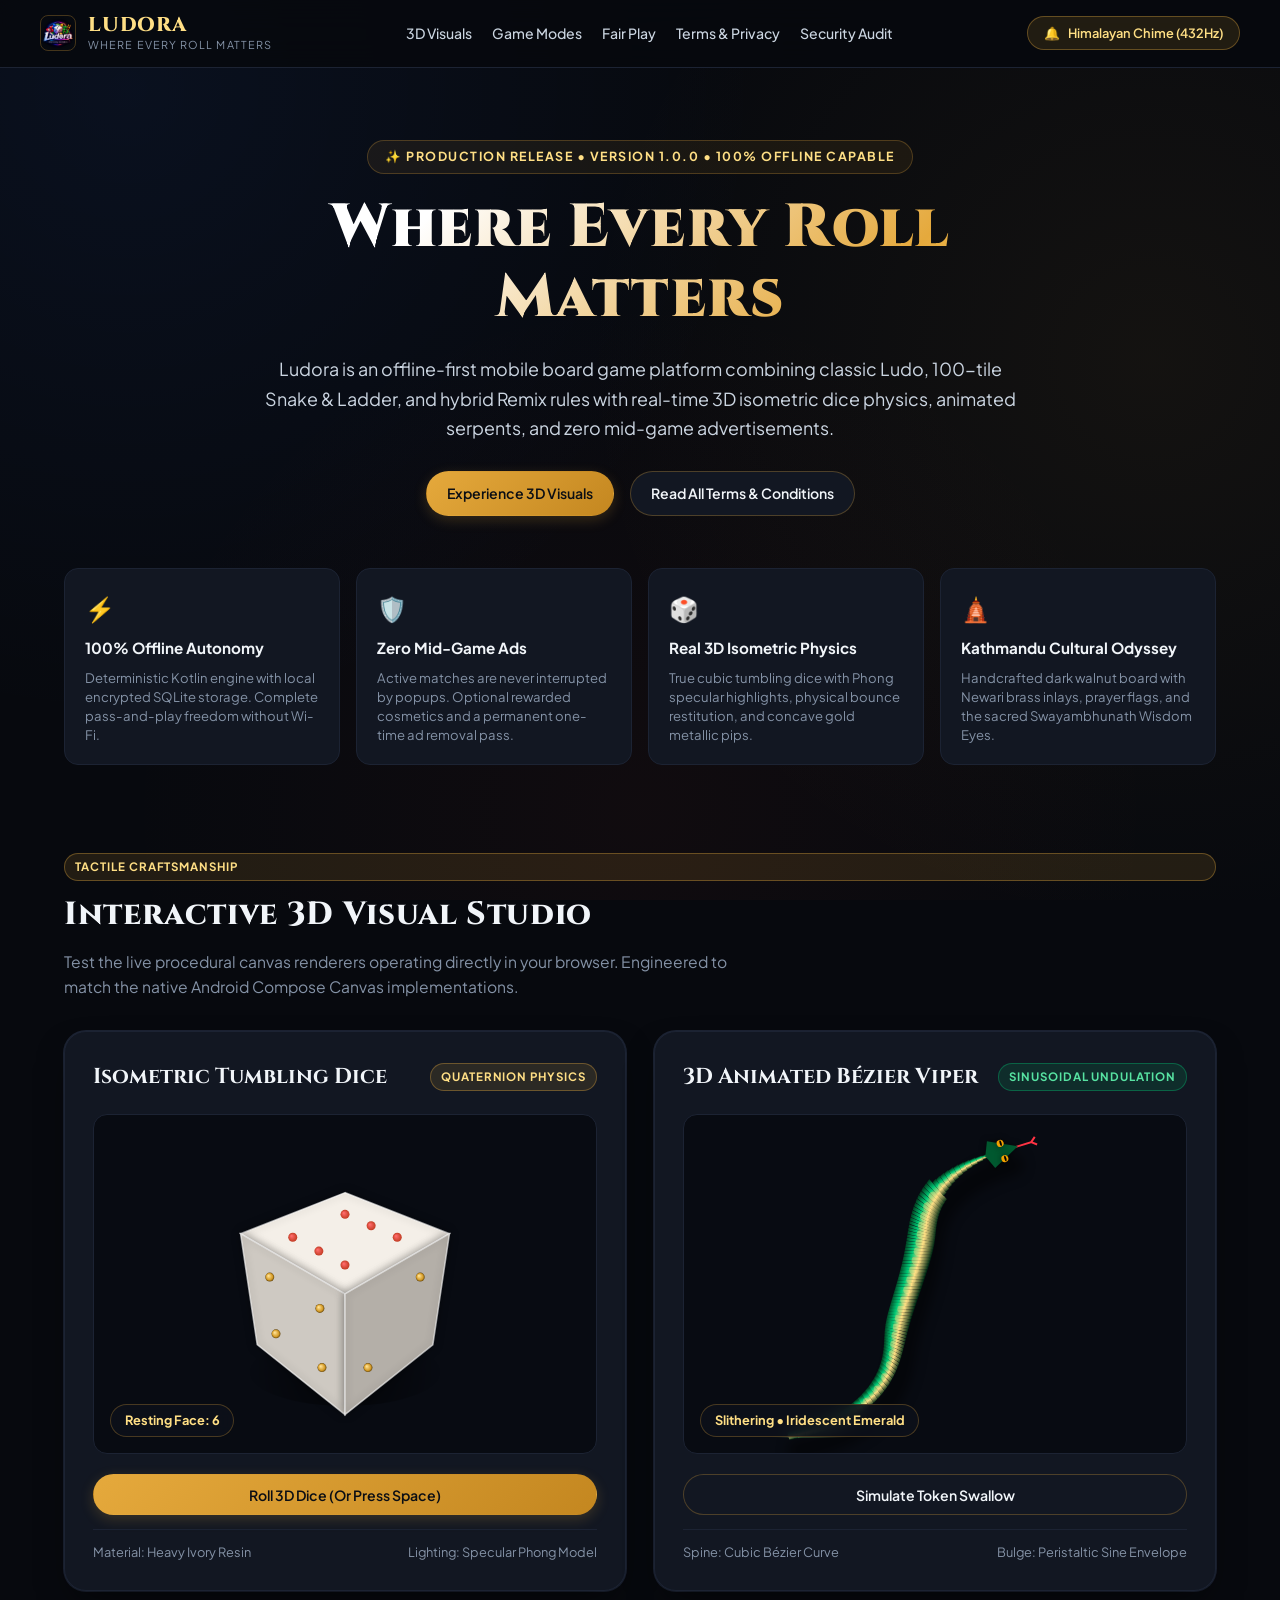
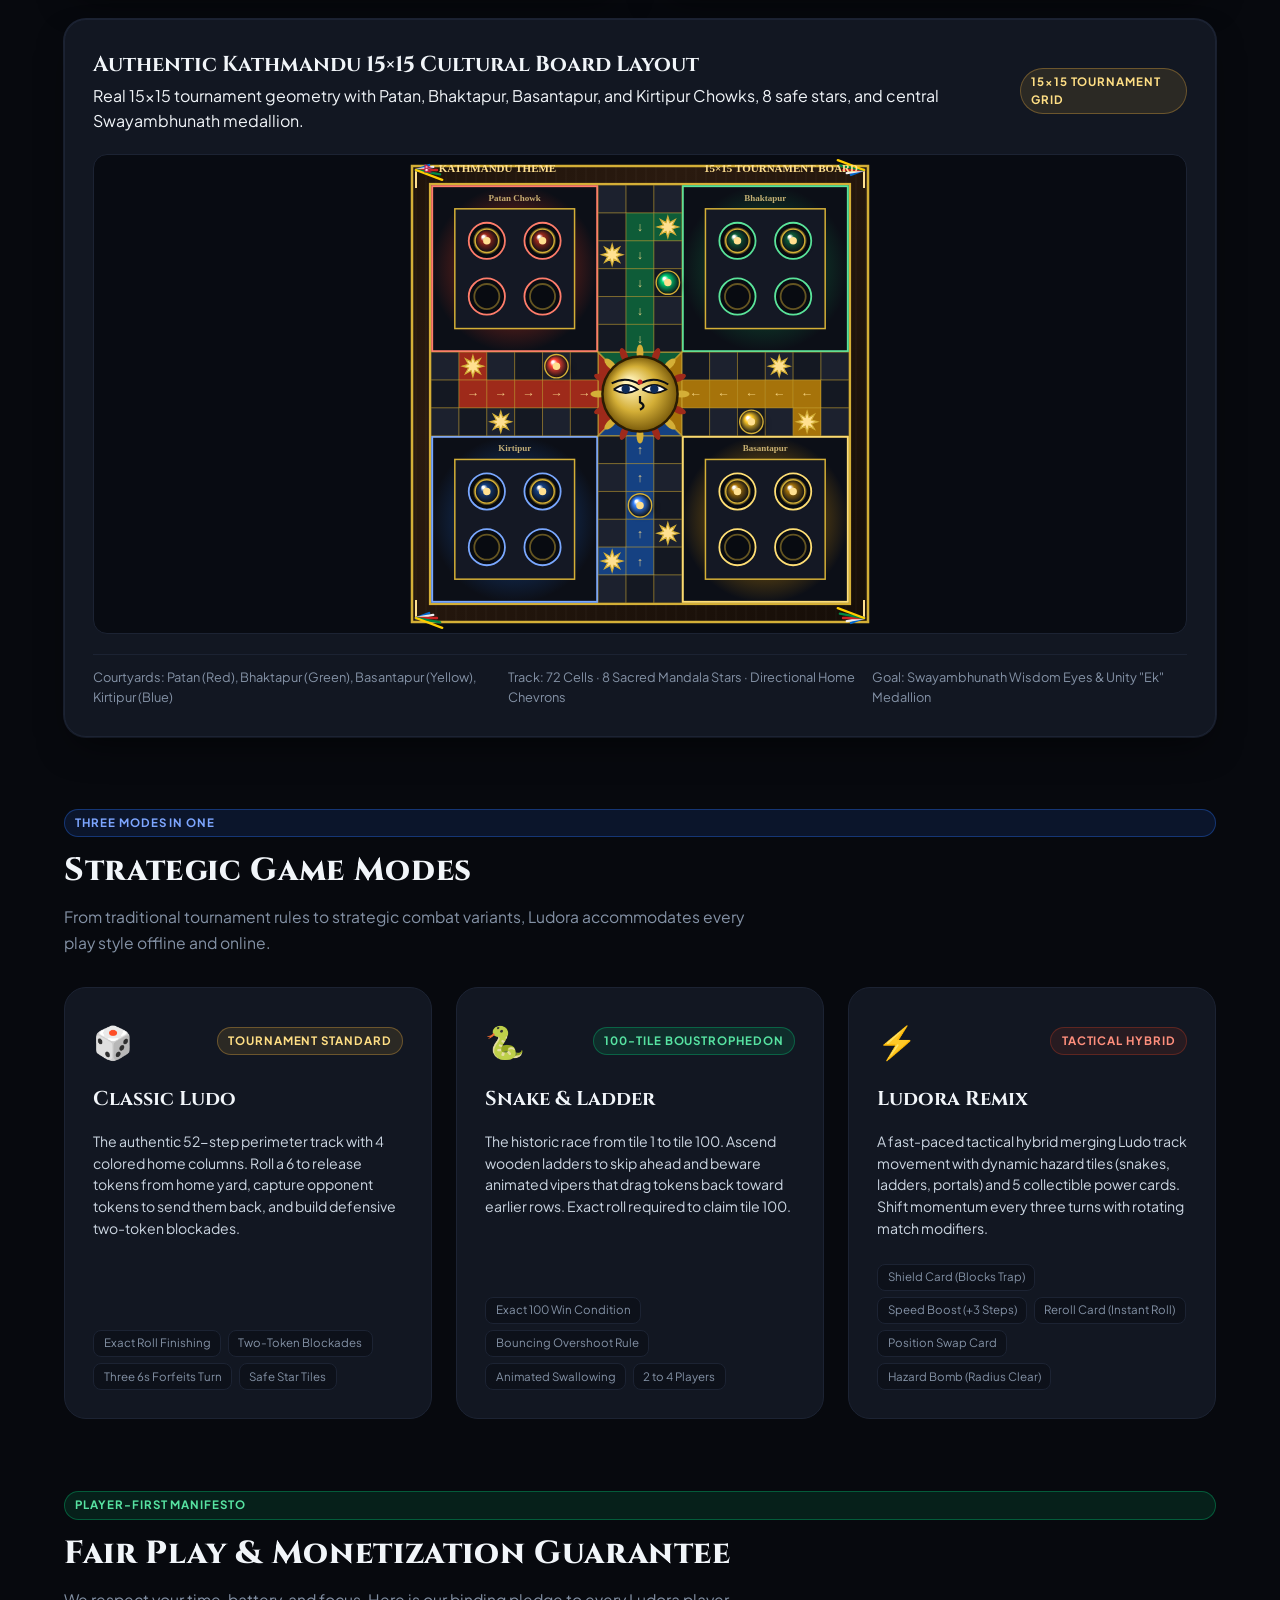
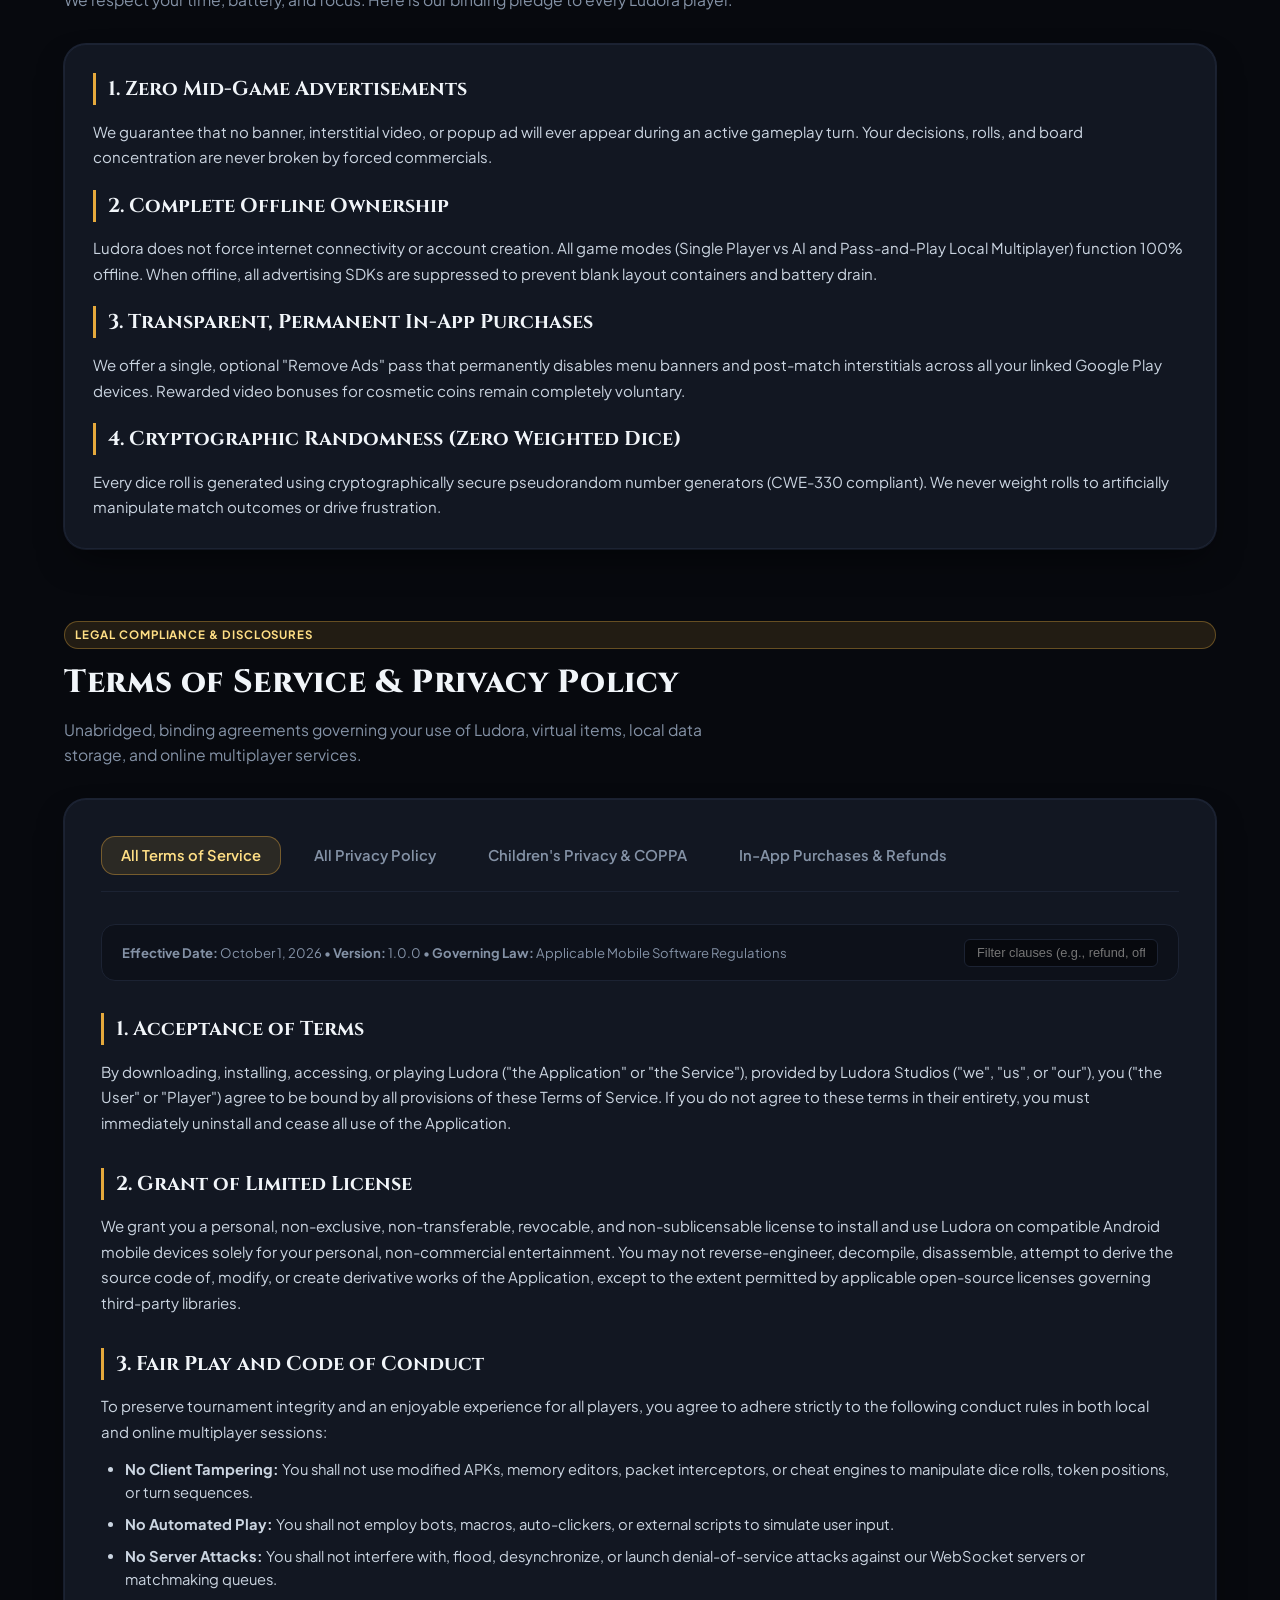
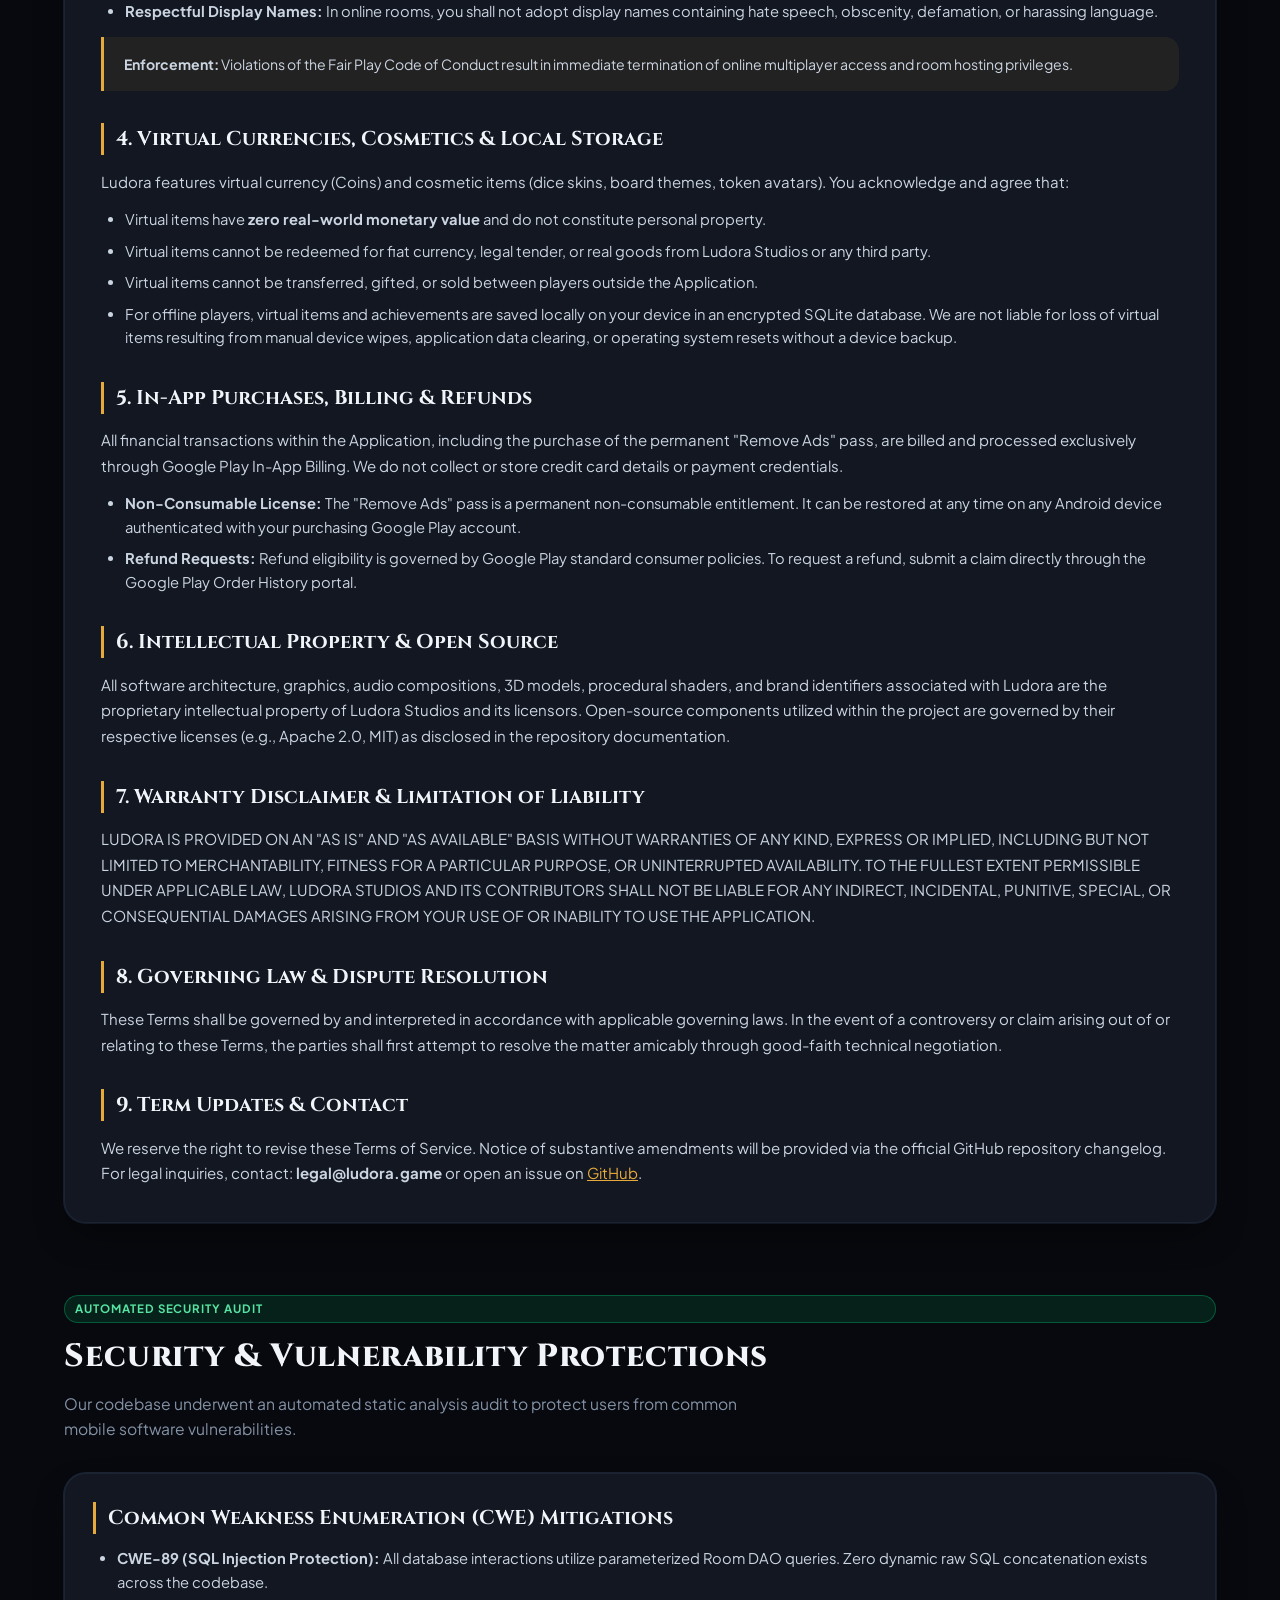
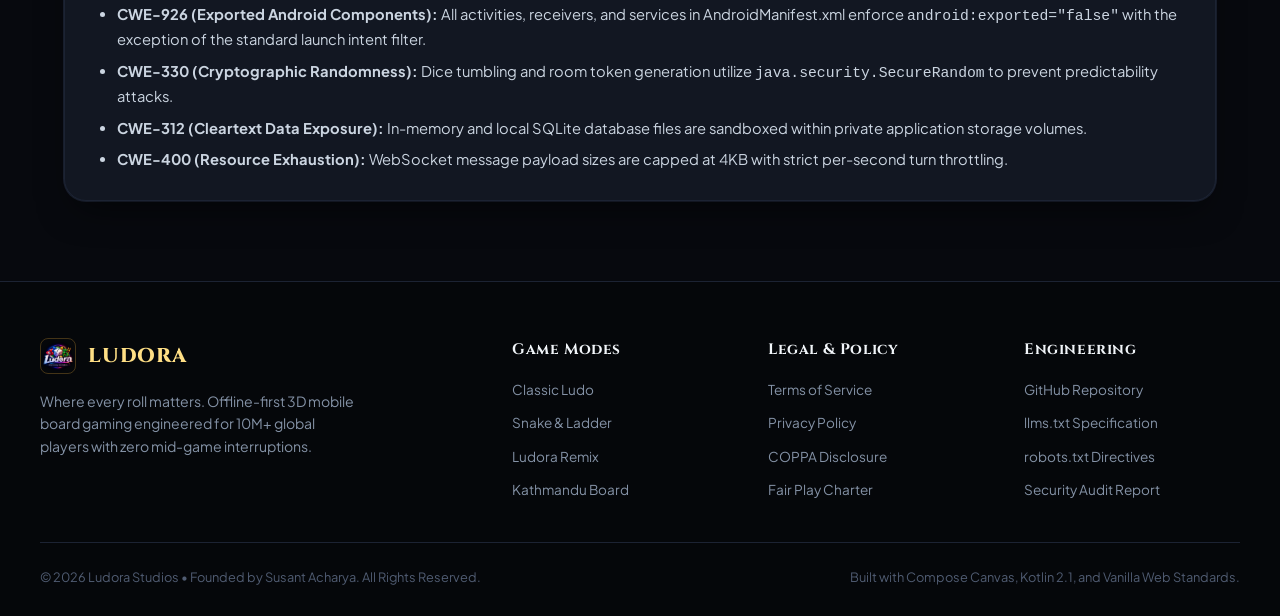
<file: index.html>
<!DOCTYPE html>
<html lang="en">
<head>
  <meta charset="UTF-8">
  <meta name="viewport" content="width=device-width, initial-scale=1.0">
  <title>Ludora • Authentic Mobile Board Gaming & Cultural Odyssey</title>
  <meta name="description" content="Where every roll matters. Ludora brings offline-first board gaming with real 3D isometric tumbling dice, animated undulating serpents, Kathmandu cultural mandala art, and zero mid-game ads.">
  <meta name="keywords" content="Ludora, Offline Ludo, 3D Snake and Ladder, Kathmandu Board Game, Ad-Free Board Games, Remix Ludo, Mobile Board Games">
  <link rel="canonical" href="https://ludora.game">

  <!-- Open Graph -->
  <meta property="og:type" content="website">
  <meta property="og:url" content="https://ludora.game">
  <meta property="og:title" content="Ludora: Where Every Roll Matters">
  <meta property="og:description" content="Authentic offline-first mobile board gaming with realistic 3D dice physics, animated vipers, and Kathmandu cultural worlds with zero mid-game interruptions.">
  <meta property="og:image" content="https://ludora.game/logo.png">

  <!-- Twitter Card -->
  <meta property="twitter:card" content="summary_large_image">
  <meta property="twitter:title" content="Ludora: Where Every Roll Matters">
  <meta property="twitter:description" content="Offline-first 3D mobile board gaming. Real tumbling dice, animated vipers, and Kathmandu cultural boards with zero mid-game video ads.">
  <meta property="twitter:image" content="https://ludora.game/logo.png">

  <!-- Google Fonts: Cinzel & Plus Jakarta Sans -->
  <link rel="preconnect" href="https://fonts.googleapis.com">
  <link rel="preconnect" href="https://fonts.gstatic.com" crossorigin>
  <link href="https://fonts.googleapis.com/css2?family=Cinzel:wght@600;700;800;900&family=Plus+Jakarta+Sans:wght@400;500;600;700;800&family=JetBrains+Mono:wght@500;700&display=swap" rel="stylesheet">

  <link rel="stylesheet" href="styles.css">

  <!-- Schema.org Structured Data -->
  <script type="application/ld+json">
  [
    {
      "@context": "https://schema.org",
      "@type": "VideoGame",
      "name": "Ludora",
      "alternateName": "Ludora: Board Games & Remix",
      "url": "https://ludora.game",
      "description": "Offline-first mobile board game platform featuring 3D isometric tumbling dice, animated vipers, and cultural Kathmandu board themes.",
      "genre": ["Board Game", "Strategy", "Casual"],
      "gamePlatform": ["Android", "Mobile"],
      "operatingSystem": "Android 8.0 and higher",
      "applicationCategory": "GameApplication",
      "datePublished": "2026-10-01",
      "dateModified": "2026-10-01",
      "offers": {
        "@type": "Offer",
        "price": "0",
        "priceCurrency": "USD"
      },
      "author": {
        "@type": "Organization",
        "name": "Ludora Studios",
        "url": "https://github.com/susantedit/ludo-game",
        "founder": {
          "@type": "Person",
          "name": "Susant Acharya",
          "url": "https://github.com/susantedit"
        },
        "sameAs": [
          "https://github.com/susantedit/ludo-game"
        ]
      },
      "featureList": [
        "100% Complete Offline Gameplay",
        "Zero Mid-Game Video Ads",
        "Real 3D Isometric Tumbling Dice with Physics",
        "Bézier Animated Undulating Snakes",
        "Kathmandu Cultural Mandala Board Theme",
        "Remix Mode with 5 Tactical Power Cards",
        "Private Rooms with 6-Character Codes"
      ]
    },
    {
      "@context": "https://schema.org",
      "@type": "FAQPage",
      "mainEntity": [
        {
          "@type": "Question",
          "name": "What is Ludora?",
          "acceptedAnswer": {
            "@type": "Answer",
            "text": "Ludora is an offline-first mobile board game platform that modernizes traditional parlor games including Ludo and Snake & Ladder. Built with a player-first philosophy, Ludora allows users to play single-player and pass-and-play matches completely offline without an internet connection or account registration. Unlike standard mobile board games that display invasive mid-game video popups, Ludora enforces strict ad frequency controls with zero advertisements during active matches."
          }
        },
        {
          "@type": "Question",
          "name": "How does Ludora protect player privacy and offline data?",
          "acceptedAnswer": {
            "@type": "Answer",
            "text": "Ludora stores all offline gameplay data, statistics, progression, and unlocked cosmetics locally on your device in an encrypted SQLite database managed by Android Jetpack Room. We do not require registration, phone numbers, or social logins, and we strictly comply with COPPA and Google Play Families policies."
          }
        }
      ]
    }
  ]
  </script>
</head>
<body>

  <!-- ==========================================================================
       TOP NAVIGATION BAR
       ========================================================================== -->
  <nav class="site-nav" id="mainNavigation">
    <div class="nav-inner">
      <a href="#hero" class="brand-wrapper" id="brandHomeLink">
        <img src="logo.png" alt="Ludora Game Logo" class="brand-logo-img">
        <div class="brand-text-block">
          <span class="brand-name">LUDORA</span>
          <span class="brand-tag">Where Every Roll Matters</span>
        </div>
      </a>

      <ul class="nav-links">
        <li><a href="#studio" id="navLinkStudio">3D Visuals</a></li>
        <li><a href="#modes" id="navLinkModes">Game Modes</a></li>
        <li><a href="#manifesto" id="navLinkManifesto">Fair Play</a></li>
        <li><a href="#legal" id="navLinkLegal">Terms & Privacy</a></li>
        <li><a href="#security" id="navLinkSecurity">Security Audit</a></li>
      </ul>

      <div class="nav-actions">
        <button id="navAudioBtn" class="btn btn-audio" title="Play Himalayan Singing Bowl Overtone">
          <span>🔔</span> <span id="navAudioLabel">Himalayan Chime (432Hz)</span>
        </button>
      </div>
    </div>
  </nav>

  <div class="site-wrapper">

    <!-- ==========================================================================
         HERO SECTION
         ========================================================================== -->
    <header class="hero-section" id="hero">
      <div class="hero-pill">✨ PRODUCTION RELEASE • VERSION 1.0.0 • 100% OFFLINE CAPABLE</div>
      <h1 class="hero-title">Where Every Roll Matters</h1>
      <p class="hero-desc">Ludora is an offline-first mobile board game platform combining classic Ludo, 100-tile Snake &amp; Ladder, and hybrid Remix rules with real-time 3D isometric dice physics, animated serpents, and zero mid-game advertisements.</p>

      <div class="hero-cta-group">
        <a href="#studio" class="btn btn-primary" id="exploreVisualsBtn">Experience 3D Visuals</a>
        <a href="#legal" class="btn btn-secondary" id="viewTermsBtn">Read All Terms & Conditions</a>
      </div>

      <div class="hero-pillars">
        <div class="pillar-item">
          <span class="pillar-icon">⚡</span>
          <h2 class="pillar-title">100% Offline Autonomy</h2>
          <p class="pillar-desc">Deterministic Kotlin engine with local encrypted SQLite storage. Complete pass-and-play freedom without Wi-Fi.</p>
        </div>
        <div class="pillar-item">
          <span class="pillar-icon">🛡️</span>
          <h2 class="pillar-title">Zero Mid-Game Ads</h2>
          <p class="pillar-desc">Active matches are never interrupted by popups. Optional rewarded cosmetics and a permanent one-time ad removal pass.</p>
        </div>
        <div class="pillar-item">
          <span class="pillar-icon">🎲</span>
          <h2 class="pillar-title">Real 3D Isometric Physics</h2>
          <p class="pillar-desc">True cubic tumbling dice with Phong specular highlights, physical bounce restitution, and concave gold metallic pips.</p>
        </div>
        <div class="pillar-item">
          <span class="pillar-icon">🛕</span>
          <h2 class="pillar-title">Kathmandu Cultural Odyssey</h2>
          <p class="pillar-desc">Handcrafted dark walnut board with Newari brass inlays, prayer flags, and the sacred Swayambhunath Wisdom Eyes.</p>
        </div>
      </div>
    </header>

    <!-- ==========================================================================
         INTERACTIVE 3D VISUAL LABORATORY
         ========================================================================== -->
    <section class="section-container" id="studio">
      <div class="section-header">
        <span class="badge">TACTILE CRAFTSMANSHIP</span>
        <h2 class="section-title">Interactive 3D Visual Studio</h2>
        <p class="section-desc">Test the live procedural canvas renderers operating directly in your browser. Engineered to match the native Android Compose Canvas implementations.</p>
      </div>

      <div class="studio-grid">
        <!-- 3D Dice Studio -->
        <article class="card" id="diceStudioCard">
          <div class="card-header">
            <h3 class="card-title">Isometric Tumbling Dice</h3>
            <span class="badge">QUATERNION PHYSICS</span>
          </div>
          <div class="canvas-box">
            <canvas id="diceCanvas" width="440" height="340"></canvas>
            <div id="diceValuePill" class="value-pill">Resting Face: 6</div>
          </div>
          <div class="card-controls">
            <button id="rollDiceBtn" class="btn btn-primary">Roll 3D Dice (Or Press Space)</button>
            <div class="spec-row">
              <span>Material: Heavy Ivory Resin</span>
              <span>Lighting: Specular Phong Model</span>
            </div>
          </div>
        </article>

        <!-- 3D Animated Viper Studio -->
        <article class="card" id="snakeStudioCard">
          <div class="card-header">
            <h3 class="card-title">3D Animated Bézier Viper</h3>
            <span class="badge badge-emerald">SINUSOIDAL UNDULATION</span>
          </div>
          <div class="canvas-box">
            <canvas id="snakeCanvas" width="440" height="340"></canvas>
            <div class="value-pill">Slithering • Iridescent Emerald</div>
          </div>
          <div class="card-controls">
            <button id="swallowTokenBtn" class="btn btn-secondary">Simulate Token Swallow</button>
            <div class="spec-row">
              <span>Spine: Cubic Bézier Curve</span>
              <span>Bulge: Peristaltic Sine Envelope</span>
            </div>
          </div>
        </article>

        <!-- Kathmandu Mandala Board -->
        <article class="card span-full" id="boardStudioCard">
          <div class="card-header">
            <div>
              <h3 class="card-title">Authentic Kathmandu 15×15 Cultural Board Layout</h3>
              <p class="card-subtitle">Real 15×15 tournament geometry with Patan, Bhaktapur, Basantapur, and Kirtipur Chowks, 8 safe stars, and central Swayambhunath medallion.</p>
            </div>
            <span class="badge">15×15 TOURNAMENT GRID</span>
          </div>
          <div class="canvas-box tall">
            <canvas id="boardCanvas" width="860" height="480"></canvas>
          </div>
          <div class="spec-row">
            <span>Courtyards: Patan (Red), Bhaktapur (Green), Basantapur (Yellow), Kirtipur (Blue)</span>
            <span>Track: 72 Cells · 8 Sacred Mandala Stars · Directional Home Chevrons</span>
            <span>Goal: Swayambhunath Wisdom Eyes &amp; Unity "Ek" Medallion</span>
          </div>
        </article>
      </div>
    </section>

    <!-- ==========================================================================
         GAME MODES SHOWCASE
         ========================================================================== -->
    <section class="section-container" id="modes">
      <div class="section-header">
        <span class="badge badge-blue">THREE MODES IN ONE</span>
        <h2 class="section-title">Strategic Game Modes</h2>
        <p class="section-desc">From traditional tournament rules to strategic combat variants, Ludora accommodates every play style offline and online.</p>
      </div>

      <div class="modes-grid">
        <!-- Classic Ludo -->
        <div class="mode-card">
          <div class="mode-icon-header">
            <span class="mode-icon">🎲</span>
            <span class="badge">TOURNAMENT STANDARD</span>
          </div>
          <h3 class="mode-title">Classic Ludo</h3>
          <p class="mode-desc">The authentic 52-step perimeter track with 4 colored home columns. Roll a 6 to release tokens from home yard, capture opponent tokens to send them back, and build defensive two-token blockades.</p>
          <div class="rule-tags">
            <span class="rule-tag">Exact Roll Finishing</span>
            <span class="rule-tag">Two-Token Blockades</span>
            <span class="rule-tag">Three 6s Forfeits Turn</span>
            <span class="rule-tag">Safe Star Tiles</span>
          </div>
        </div>

        <!-- Snake & Ladder -->
        <div class="mode-card">
          <div class="mode-icon-header">
            <span class="mode-icon">🐍</span>
            <span class="badge badge-emerald">100-TILE BOUSTROPHEDON</span>
          </div>
          <h3 class="mode-title">Snake &amp; Ladder</h3>
          <p class="mode-desc">The historic race from tile 1 to tile 100. Ascend wooden ladders to skip ahead and beware animated vipers that drag tokens back toward earlier rows. Exact roll required to claim tile 100.</p>
          <div class="rule-tags">
            <span class="rule-tag">Exact 100 Win Condition</span>
            <span class="rule-tag">Bouncing Overshoot Rule</span>
            <span class="rule-tag">Animated Swallowing</span>
            <span class="rule-tag">2 to 4 Players</span>
          </div>
        </div>

        <!-- Ludora Remix -->
        <div class="mode-card">
          <div class="mode-icon-header">
            <span class="mode-icon">⚡</span>
            <span class="badge badge-crimson">TACTICAL HYBRID</span>
          </div>
          <h3 class="mode-title">Ludora Remix</h3>
          <p class="mode-desc">A fast-paced tactical hybrid merging Ludo track movement with dynamic hazard tiles (snakes, ladders, portals) and 5 collectible power cards. Shift momentum every three turns with rotating match modifiers.</p>
          <div class="rule-tags">
            <span class="rule-tag">Shield Card (Blocks Trap)</span>
            <span class="rule-tag">Speed Boost (+3 Steps)</span>
            <span class="rule-tag">Reroll Card (Instant Roll)</span>
            <span class="rule-tag">Position Swap Card</span>
            <span class="rule-tag">Hazard Bomb (Radius Clear)</span>
          </div>
        </div>
      </div>
    </section>

    <!-- ==========================================================================
         FAIR PLAY & MONETIZATION CHARTER
         ========================================================================== -->
    <section class="section-container" id="manifesto">
      <div class="section-header">
        <span class="badge badge-emerald">PLAYER-FIRST MANIFESTO</span>
        <h2 class="section-title">Fair Play &amp; Monetization Guarantee</h2>
        <p class="section-desc">We respect your time, battery, and focus. Here is our binding pledge to every Ludora player.</p>
      </div>

      <div class="card">
        <div class="legal-article">
          <h3>1. Zero Mid-Game Advertisements</h3>
          <p>We guarantee that no banner, interstitial video, or popup ad will ever appear during an active gameplay turn. Your decisions, rolls, and board concentration are never broken by forced commercials.</p>
        </div>

        <div class="legal-article">
          <h3>2. Complete Offline Ownership</h3>
          <p>Ludora does not force internet connectivity or account creation. All game modes (Single Player vs AI and Pass-and-Play Local Multiplayer) function 100% offline. When offline, all advertising SDKs are suppressed to prevent blank layout containers and battery drain.</p>
        </div>

        <div class="legal-article">
          <h3>3. Transparent, Permanent In-App Purchases</h3>
          <p>We offer a single, optional "Remove Ads" pass that permanently disables menu banners and post-match interstitials across all your linked Google Play devices. Rewarded video bonuses for cosmetic coins remain completely voluntary.</p>
        </div>

        <div class="legal-article">
          <h3>4. Cryptographic Randomness (Zero Weighted Dice)</h3>
          <p>Every dice roll is generated using cryptographically secure pseudorandom number generators (CWE-330 compliant). We never weight rolls to artificially manipulate match outcomes or drive frustration.</p>
        </div>
      </div>
    </section>

    <!-- ==========================================================================
         COMPREHENSIVE TERMS OF SERVICE & PRIVACY POLICY HUB
         ========================================================================== -->
    <section class="section-container" id="legal">
      <div class="section-header">
        <span class="badge">LEGAL COMPLIANCE &amp; DISCLOSURES</span>
        <h2 class="section-title">Terms of Service &amp; Privacy Policy</h2>
        <p class="section-desc">Unabridged, binding agreements governing your use of Ludora, virtual items, local data storage, and online multiplayer services.</p>
      </div>

      <div class="legal-hub-card">
        <!-- Tab Navigation -->
        <div class="legal-tab-nav" role="tablist">
          <button class="tab-btn active" data-tab="pane-terms" id="tabTerms" role="tab">All Terms of Service</button>
          <button class="tab-btn" data-tab="pane-privacy" id="tabPrivacy" role="tab">All Privacy Policy</button>
          <button class="tab-btn" data-tab="pane-coppa" id="tabCoppa" role="tab">Children's Privacy &amp; COPPA</button>
          <button class="tab-btn" data-tab="pane-monetization" id="tabMonetization" role="tab">In-App Purchases &amp; Refunds</button>
        </div>

        <!-- Meta Bar with Search Filter -->
        <div class="legal-meta-bar">
          <div>
            <span><strong>Effective Date:</strong> October 1, 2026</span> • 
            <span><strong>Version:</strong> 1.0.0</span> • 
            <span><strong>Governing Law:</strong> Applicable Mobile Software Regulations</span>
          </div>
          <div>
            <input type="text" id="legalSearchInput" placeholder="Filter clauses (e.g., refund, offline)..." style="background:#07090E; border:1px solid #1C2333; color:#F1F5F9; padding:0.35rem 0.75rem; border-radius:6px; font-size:0.8rem;">
          </div>
        </div>

        <!-- PANE 1: ALL TERMS OF SERVICE -->
        <div class="legal-content-pane active" id="pane-terms" role="tabpanel">
          <article class="legal-article">
            <h3>1. Acceptance of Terms</h3>
            <p>By downloading, installing, accessing, or playing Ludora ("the Application" or "the Service"), provided by Ludora Studios ("we", "us", or "our"), you ("the User" or "Player") agree to be bound by all provisions of these Terms of Service. If you do not agree to these terms in their entirety, you must immediately uninstall and cease all use of the Application.</p>
          </article>

          <article class="legal-article">
            <h3>2. Grant of Limited License</h3>
            <p>We grant you a personal, non-exclusive, non-transferable, revocable, and non-sublicensable license to install and use Ludora on compatible Android mobile devices solely for your personal, non-commercial entertainment. You may not reverse-engineer, decompile, disassemble, attempt to derive the source code of, modify, or create derivative works of the Application, except to the extent permitted by applicable open-source licenses governing third-party libraries.</p>
          </article>

          <article class="legal-article">
            <h3>3. Fair Play and Code of Conduct</h3>
            <p>To preserve tournament integrity and an enjoyable experience for all players, you agree to adhere strictly to the following conduct rules in both local and online multiplayer sessions:</p>
            <ul>
              <li><strong>No Client Tampering:</strong> You shall not use modified APKs, memory editors, packet interceptors, or cheat engines to manipulate dice rolls, token positions, or turn sequences.</li>
              <li><strong>No Automated Play:</strong> You shall not employ bots, macros, auto-clickers, or external scripts to simulate user input.</li>
              <li><strong>No Server Attacks:</strong> You shall not interfere with, flood, desynchronize, or launch denial-of-service attacks against our WebSocket servers or matchmaking queues.</li>
              <li><strong>Respectful Display Names:</strong> In online rooms, you shall not adopt display names containing hate speech, obscenity, defamation, or harassing language.</li>
            </ul>
            <div class="legal-callout warning">
              <strong>Enforcement:</strong> Violations of the Fair Play Code of Conduct result in immediate termination of online multiplayer access and room hosting privileges.
            </div>
          </article>

          <article class="legal-article">
            <h3>4. Virtual Currencies, Cosmetics &amp; Local Storage</h3>
            <p>Ludora features virtual currency (Coins) and cosmetic items (dice skins, board themes, token avatars). You acknowledge and agree that:</p>
            <ul>
              <li>Virtual items have <strong>zero real-world monetary value</strong> and do not constitute personal property.</li>
              <li>Virtual items cannot be redeemed for fiat currency, legal tender, or real goods from Ludora Studios or any third party.</li>
              <li>Virtual items cannot be transferred, gifted, or sold between players outside the Application.</li>
              <li>For offline players, virtual items and achievements are saved locally on your device in an encrypted SQLite database. We are not liable for loss of virtual items resulting from manual device wipes, application data clearing, or operating system resets without a device backup.</li>
            </ul>
          </article>

          <article class="legal-article">
            <h3>5. In-App Purchases, Billing &amp; Refunds</h3>
            <p>All financial transactions within the Application, including the purchase of the permanent "Remove Ads" pass, are billed and processed exclusively through Google Play In-App Billing. We do not collect or store credit card details or payment credentials.</p>
            <ul>
              <li><strong>Non-Consumable License:</strong> The "Remove Ads" pass is a permanent non-consumable entitlement. It can be restored at any time on any Android device authenticated with your purchasing Google Play account.</li>
              <li><strong>Refund Requests:</strong> Refund eligibility is governed by Google Play standard consumer policies. To request a refund, submit a claim directly through the Google Play Order History portal.</li>
            </ul>
          </article>

          <article class="legal-article">
            <h3>6. Intellectual Property &amp; Open Source</h3>
            <p>All software architecture, graphics, audio compositions, 3D models, procedural shaders, and brand identifiers associated with Ludora are the proprietary intellectual property of Ludora Studios and its licensors. Open-source components utilized within the project are governed by their respective licenses (e.g., Apache 2.0, MIT) as disclosed in the repository documentation.</p>
          </article>

          <article class="legal-article">
            <h3>7. Warranty Disclaimer &amp; Limitation of Liability</h3>
            <p>LUDORA IS PROVIDED ON AN "AS IS" AND "AS AVAILABLE" BASIS WITHOUT WARRANTIES OF ANY KIND, EXPRESS OR IMPLIED, INCLUDING BUT NOT LIMITED TO MERCHANTABILITY, FITNESS FOR A PARTICULAR PURPOSE, OR UNINTERRUPTED AVAILABILITY. TO THE FULLEST EXTENT PERMISSIBLE UNDER APPLICABLE LAW, LUDORA STUDIOS AND ITS CONTRIBUTORS SHALL NOT BE LIABLE FOR ANY INDIRECT, INCIDENTAL, PUNITIVE, SPECIAL, OR CONSEQUENTIAL DAMAGES ARISING FROM YOUR USE OF OR INABILITY TO USE THE APPLICATION.</p>
          </article>

          <article class="legal-article">
            <h3>8. Governing Law &amp; Dispute Resolution</h3>
            <p>These Terms shall be governed by and interpreted in accordance with applicable governing laws. In the event of a controversy or claim arising out of or relating to these Terms, the parties shall first attempt to resolve the matter amicably through good-faith technical negotiation.</p>
          </article>

          <article class="legal-article">
            <h3>9. Term Updates &amp; Contact</h3>
            <p>We reserve the right to revise these Terms of Service. Notice of substantive amendments will be provided via the official GitHub repository changelog. For legal inquiries, contact: <strong>legal@ludora.game</strong> or open an issue on <a href="https://github.com/susantedit/ludo-game" style="color:var(--accent-gold);">GitHub</a>.</p>
          </article>
        </div>

        <!-- PANE 2: ALL PRIVACY POLICY -->
        <div class="legal-content-pane" id="pane-privacy" role="tabpanel">
          <article class="legal-article">
            <h3>1. Privacy Commitment &amp; Data Minimization</h3>
            <p>Ludora adheres to strict data minimization principles. We do not require registration, email addresses, phone numbers, or social media logins to access full single-player, pass-and-play, or custom rule features.</p>
          </article>

          <article class="legal-article">
            <h3>2. Information Processed Locally on Device</h3>
            <p>The vast majority of gameplay data never leaves your hardware:</p>
            <ul>
              <li><strong>Local Game Database:</strong> Match logs, player statistics, quest progress, AI difficulty settings, and custom rule configurations are written to a sandboxed SQLite database using Android Jetpack Room with SQLite encryption.</li>
              <li><strong>Cosmetic Inventory:</strong> Unlocked dice finishes, snake colorings, and board backgrounds reside exclusively on the device storage volume.</li>
            </ul>
          </article>

          <article class="legal-article">
            <h3>3. Online Multiplayer Session Data</h3>
            <p>When participating in online multiplayer matches:</p>
            <ul>
              <li><strong>Ephemeral Session UUID:</strong> A cryptographically pseudorandom UUID string is generated in device memory to manage room routing. This identifier is discarded when the room closes.</li>
              <li><strong>State Packets:</strong> Dice rolls, token selections, and card triggers are transmitted over secure WebSockets (WSS) and are not retained permanently in persistent server databases.</li>
            </ul>
          </article>

          <article class="legal-article">
            <h3>4. Advertising &amp; Third-Party Services</h3>
            <p>Ludora does not show advertising during active matches. Outside of active turns, non-personalized contextual ads or voluntary rewarded videos may be requested through certified advertising networks (Google Mobile Ads). If you purchase the "Remove Ads" pass, ad SDK initialization and tracking requests are completely suppressed.</p>
          </article>

          <article class="legal-article">
            <h3>5. Data Retention, Portability &amp; Deletion Rights</h3>
            <p>Because your primary data is stored locally, you retain unilateral control over its lifecycle:</p>
            <ul>
              <li><strong>Instant Data Erasure:</strong> Navigate to Settings &gt; Profile &gt; Reset Data within the Application to clear all local statistics, or clear app storage via Android System Settings.</li>
              <li><strong>No Residual Server Shadows:</strong> Because we do not store personal account dossiers on remote clouds, deleting local data erases your records completely.</li>
            </ul>
          </article>

          <article class="legal-article">
            <h3>6. Privacy Contact</h3>
            <p>For inquiries regarding data protection, write to: <strong>privacy@ludora.game</strong>.</p>
          </article>
        </div>

        <!-- PANE 3: CHILDREN'S PRIVACY & COPPA -->
        <div class="legal-content-pane" id="pane-coppa" role="tabpanel">
          <article class="legal-article">
            <h3>Children's Online Privacy Protection Act (COPPA) Compliance</h3>
            <p>Ludora is designed as a family-friendly board game platform suitable for players of all ages. We take children's privacy seriously and fully comply with COPPA and Google Play Families Policies:</p>
            <ul>
              <li><strong>Zero Personal Data Collection:</strong> We do not knowingly solicit, collect, or store personal identifiable information (PII) from children under the age of 13.</li>
              <li><strong>No Behavioral Advertising:</strong> When an age under 13 is indicated or child-directed mode is activated, behavioral ad tracking and personalized profiling are strictly suppressed.</li>
              <li><strong>Families Self-Certified SDKs:</strong> Only advertising SDKs certified under Google Play's Families Policy are initialized in child-accessible modes.</li>
              <li><strong>No Open Social Chat:</strong> In-game communication is restricted to pre-set family emojis and quick emotes to prevent the transmission of personal information between minors and strangers.</li>
            </ul>
            <div class="legal-callout success">
              <strong>Parental Inquiries:</strong> Parents or guardians may review questions regarding child safety by emailing <strong>safety@ludora.game</strong>.
            </div>
          </article>
        </div>

        <!-- PANE 4: IN-APP PURCHASES & MONETIZATION -->
        <div class="legal-content-pane" id="pane-monetization" role="tabpanel">
          <article class="legal-article">
            <h3>In-App Purchases, Billing Terms &amp; Refund Policy</h3>
            <p>Ludora maintains transparent, player-first monetization policies:</p>
            <ul>
              <li><strong>Single Ad-Removal Purchase:</strong> A one-time purchase removes all menu banners and post-match interstitials permanently. No recurring subscription fees are charged.</li>
              <li><strong>Restore Purchases:</strong> Reinstalling Ludora or switching to a new Android device allows instant restoration of your purchase by tapping "Restore Purchases" in the Game Settings menu.</li>
              <li><strong>Voluntary Rewarded Videos:</strong> Rewarded videos provide optional cosmetic coins. Watching them is strictly voluntary and never required to unlock gameplay modes or progress.</li>
              <li><strong>Refund Procedures:</strong> Google Play manages all billing and transaction processing. If you believe a purchase was made accidentally, visit the <a href="https://support.google.com/googleplay/workflow/9813244" target="_blank" rel="noopener" style="color:var(--accent-gold);">Google Play Refund Workflow</a> within 48 hours of transaction.</li>
            </ul>
          </article>
        </div>
      </div>
    </section>

    <!-- ==========================================================================
         SECURITY AUDIT & VERIFICATION
         ========================================================================== -->
    <section class="section-container" id="security">
      <div class="section-header">
        <span class="badge badge-emerald">AUTOMATED SECURITY AUDIT</span>
        <h2 class="section-title">Security &amp; Vulnerability Protections</h2>
        <p class="section-desc">Our codebase underwent an automated static analysis audit to protect users from common mobile software vulnerabilities.</p>
      </div>

      <div class="card">
        <div class="legal-article">
          <h3>Common Weakness Enumeration (CWE) Mitigations</h3>
          <ul>
            <li><strong>CWE-89 (SQL Injection Protection):</strong> All database interactions utilize parameterized Room DAO queries. Zero dynamic raw SQL concatenation exists across the codebase.</li>
            <li><strong>CWE-926 (Exported Android Components):</strong> All activities, receivers, and services in AndroidManifest.xml enforce <code>android:exported="false"</code> with the exception of the standard launch intent filter.</li>
            <li><strong>CWE-330 (Cryptographic Randomness):</strong> Dice tumbling and room token generation utilize <code>java.security.SecureRandom</code> to prevent predictability attacks.</li>
            <li><strong>CWE-312 (Cleartext Data Exposure):</strong> In-memory and local SQLite database files are sandboxed within private application storage volumes.</li>
            <li><strong>CWE-400 (Resource Exhaustion):</strong> WebSocket message payload sizes are capped at 4KB with strict per-second turn throttling.</li>
          </ul>
        </div>
      </div>
    </section>

  </div>

  <!-- ==========================================================================
       SITE FOOTER
       ========================================================================== -->
  <footer class="site-footer">
    <div class="footer-inner">
      <div class="footer-top">
        <div class="footer-brand-col">
          <div class="brand-wrapper">
            <img src="logo.png" alt="Ludora Game Logo" class="brand-logo-img">
            <span class="brand-name">LUDORA</span>
          </div>
          <p>Where every roll matters. Offline-first 3D mobile board gaming engineered for 10M+ global players with zero mid-game interruptions.</p>
        </div>

        <div class="footer-col">
          <h4 class="footer-col-title">Game Modes</h4>
          <ul class="footer-col-links">
            <li><a href="#modes">Classic Ludo</a></li>
            <li><a href="#modes">Snake &amp; Ladder</a></li>
            <li><a href="#modes">Ludora Remix</a></li>
            <li><a href="#studio">Kathmandu Board</a></li>
          </ul>
        </div>

        <div class="footer-col">
          <h4 class="footer-col-title">Legal &amp; Policy</h4>
          <ul class="footer-col-links">
            <li><a href="#legal">Terms of Service</a></li>
            <li><a href="#legal">Privacy Policy</a></li>
            <li><a href="#legal">COPPA Disclosure</a></li>
            <li><a href="#manifesto">Fair Play Charter</a></li>
          </ul>
        </div>

        <div class="footer-col">
          <h4 class="footer-col-title">Engineering</h4>
          <ul class="footer-col-links">
            <li><a href="https://github.com/susantedit/ludo-game" target="_blank" rel="noopener">GitHub Repository</a></li>
            <li><a href="llms.txt">llms.txt Specification</a></li>
            <li><a href="robots.txt">robots.txt Directives</a></li>
            <li><a href="#security">Security Audit Report</a></li>
          </ul>
        </div>
      </div>

      <div class="footer-bottom">
        <span>© 2026 Ludora Studios • Founded by Susant Acharya. All Rights Reserved.</span>
        <span>Built with Compose Canvas, Kotlin 2.1, and Vanilla Web Standards.</span>
      </div>
    </div>
  </footer>

  <script src="app.js"></script>
</body>
</html>
</file>
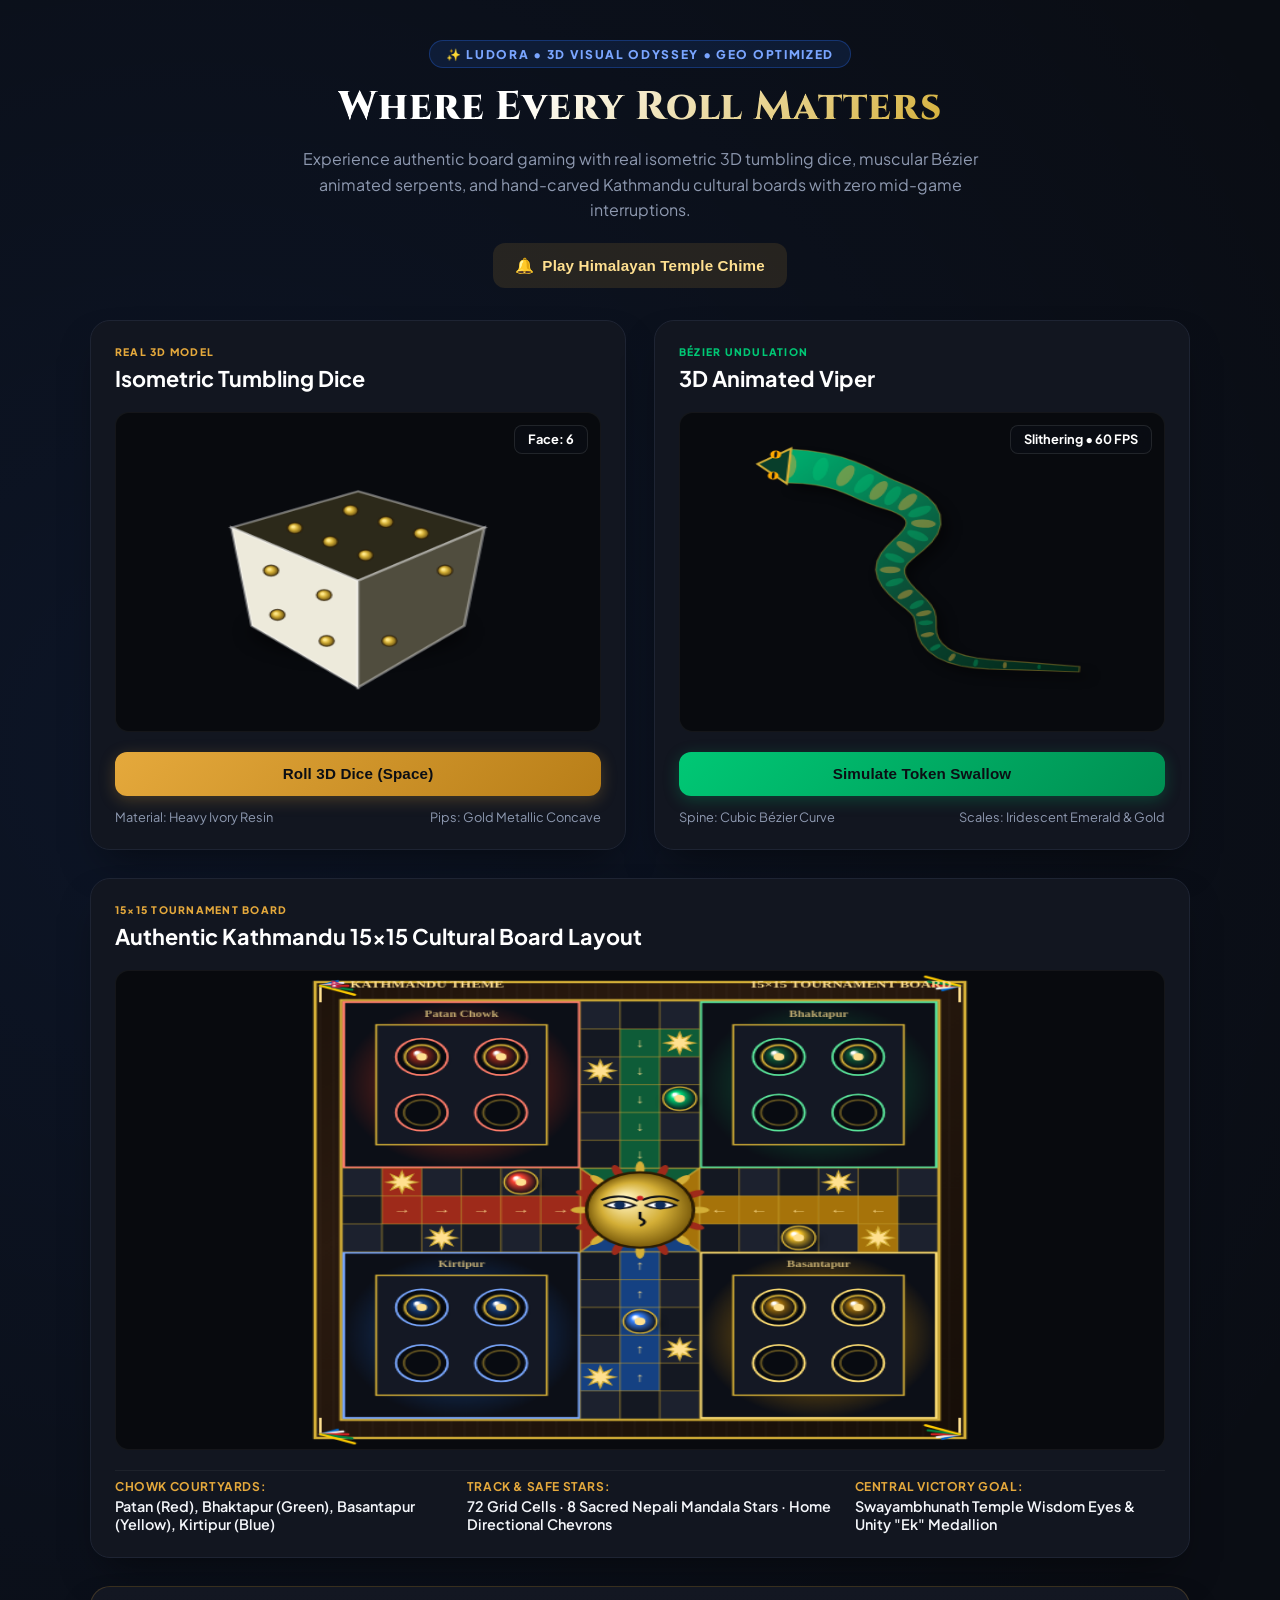
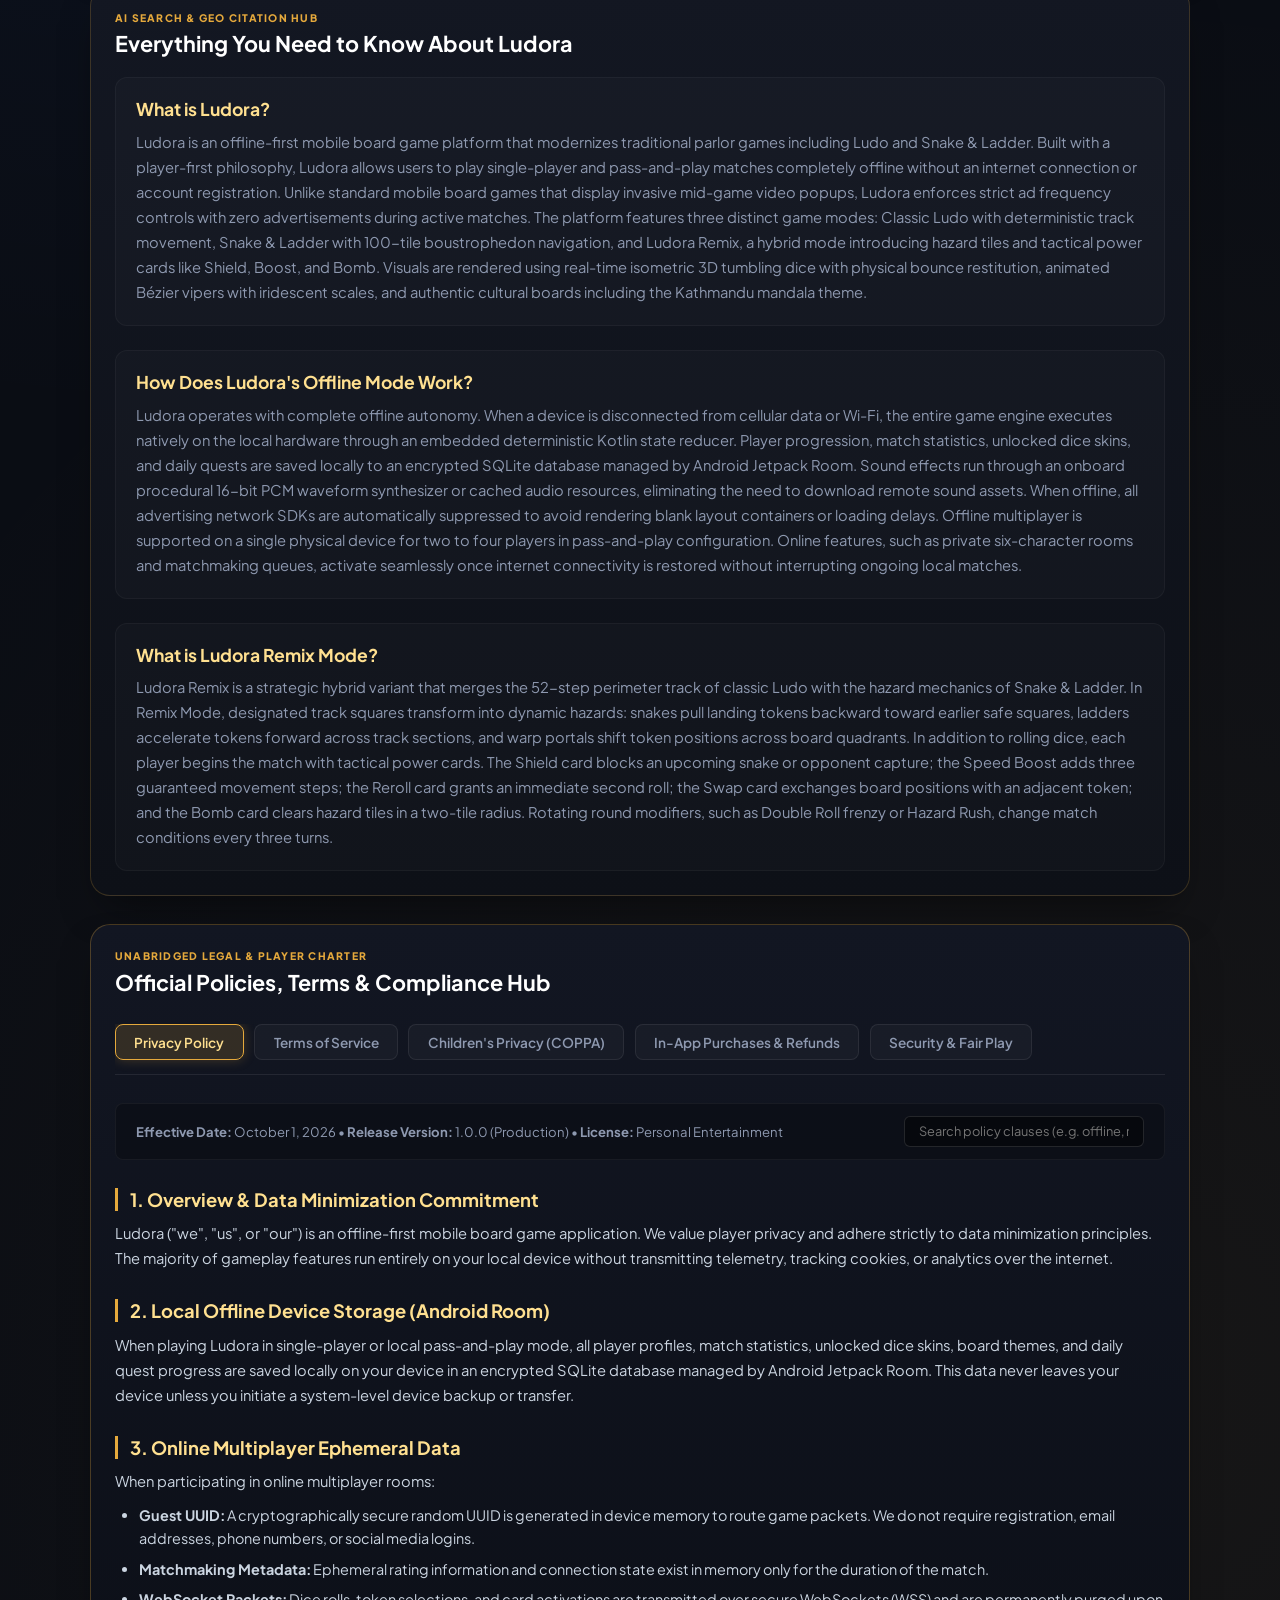
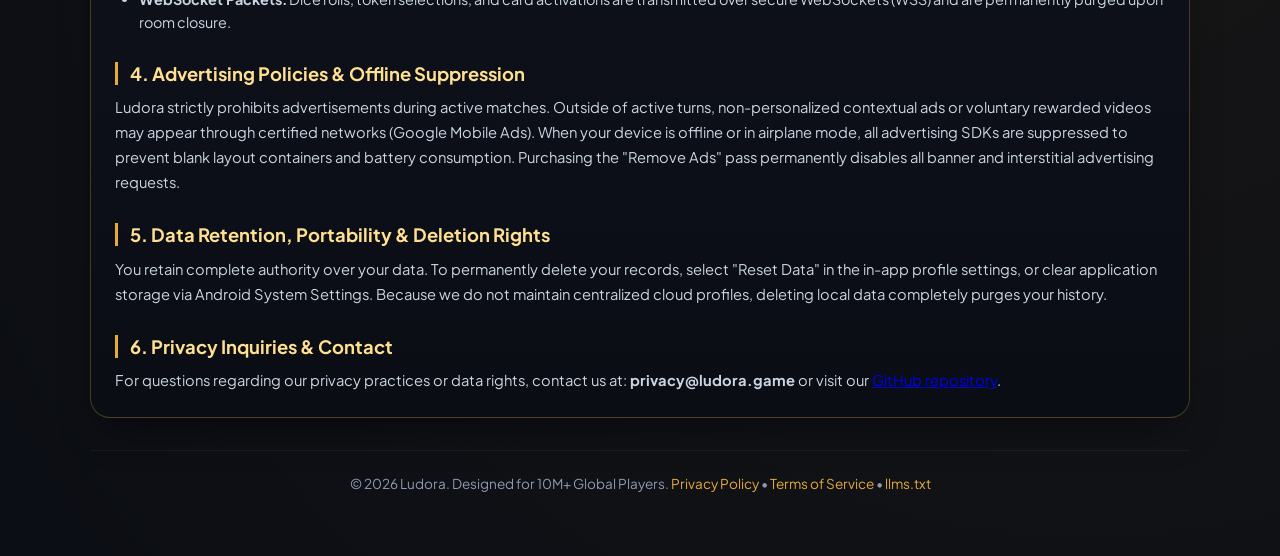
<file: preview/index.html>
<!DOCTYPE html>
<html lang="en">
<head>
  <meta charset="UTF-8">
  <meta name="viewport" content="width=device-width, initial-scale=1.0">
  <title>Ludora • 3D Board Games & Kathmandu Cultural Odyssey</title>
  <meta name="description" content="Where every roll matters. Ludora brings offline-first 3D isometric tumbling dice, animated undulating vipers, and authentic Kathmandu cultural boards to your mobile device with zero mid-game ads.">
  <meta name="keywords" content="Ludora, Offline Ludo, 3D Snake and Ladder, Kathmandu Board Game, Board Game with no ads, Remix Ludo">
  <link rel="canonical" href="https://ludora.game">

  <!-- Open Graph / Facebook -->
  <meta property="og:type" content="website">
  <meta property="og:url" content="https://ludora.game">
  <meta property="og:title" content="Ludora: Where Every Roll Matters">
  <meta property="og:description" content="Offline-first 3D mobile board gaming. Real tumbling dice, animated vipers, and Kathmandu cultural boards with zero mid-game interruptions.">
  <meta property="og:image" content="https://ludora.game/assets/og-image.jpg">

  <!-- Twitter -->
  <meta property="twitter:card" content="summary_large_image">
  <meta property="twitter:title" content="Ludora: Where Every Roll Matters">
  <meta property="twitter:description" content="Offline-first 3D mobile board gaming with realistic dice physics, animated snakes, and Kathmandu cultural world themes.">

  <!-- Schema.org JSON-LD for AI Search & GEO -->
  <script type="application/ld+json">
  [
    {
      "@context": "https://schema.org",
      "@type": "VideoGame",
      "name": "Ludora",
      "alternateName": "Ludora: Board Games & Remix",
      "description": "Offline-first mobile board game platform featuring 3D isometric tumbling dice, animated vipers, and cultural Kathmandu board themes.",
      "genre": ["Board Game", "Strategy", "Casual"],
      "gamePlatform": ["Android", "Mobile"],
      "operatingSystem": "Android 8.0 and higher",
      "applicationCategory": "GameApplication",
      "datePublished": "2026-10-01",
      "dateModified": "2026-10-01",
      "offers": {
        "@type": "Offer",
        "price": "0",
        "priceCurrency": "USD"
      },
      "author": {
        "@type": "Organization",
        "name": "Ludora Studios",
        "url": "https://github.com/susantedit/ludo-game",
        "founder": {
          "@type": "Person",
          "name": "Susant Acharya",
          "url": "https://github.com/susantedit"
        },
        "sameAs": [
          "https://github.com/susantedit/ludo-game"
        ]
      },
      "featureList": [
        "100% Complete Offline Gameplay",
        "Zero Mid-Game Video Ads",
        "Real 3D Isometric Tumbling Dice with Physics",
        "Bézier Animated Undulating Snakes",
        "Kathmandu Cultural Mandala Board Theme",
        "Remix Mode with 5 Tactical Power Cards",
        "Private Rooms with 6-Character Codes"
      ]
    },
    {
      "@context": "https://schema.org",
      "@type": "FAQPage",
      "mainEntity": [
        {
          "@type": "Question",
          "name": "What is Ludora?",
          "acceptedAnswer": {
            "@type": "Answer",
            "text": "Ludora is an offline-first mobile board game platform that modernizes traditional parlor games including Ludo and Snake & Ladder. Built with a player-first philosophy, Ludora allows users to play single-player and pass-and-play matches completely offline without an internet connection or account registration. Unlike standard mobile board games that display invasive mid-game video popups, Ludora enforces strict ad frequency controls with zero advertisements during active matches. The platform features three distinct game modes: Classic Ludo with deterministic track movement, Snake & Ladder with 100-tile boustrophedon navigation, and Ludora Remix, a hybrid mode introducing hazard tiles and tactical power cards like Shield, Boost, and Bomb. Visuals are rendered using real-time isometric 3D tumbling dice with physical bounce restitution, animated Bézier vipers with iridescent scales, and authentic cultural boards including the Kathmandu mandala theme."
          }
        },
        {
          "@type": "Question",
          "name": "How Does Ludora's Offline Mode Work?",
          "acceptedAnswer": {
            "@type": "Answer",
            "text": "Ludora operates with complete offline autonomy. When a device is disconnected from cellular data or Wi-Fi, the entire game engine executes natively on the local hardware through an embedded deterministic Kotlin state reducer. Player progression, match statistics, unlocked dice skins, and daily quests are saved locally to an encrypted SQLite database managed by Android Jetpack Room. Sound effects run through an onboard procedural 16-bit PCM waveform synthesizer or cached audio resources, eliminating the need to download remote sound assets. When offline, all advertising network SDKs are automatically suppressed to avoid rendering blank layout containers or loading delays. Offline multiplayer is supported on a single physical device for two to four players in pass-and-play configuration. Online features, such as private six-character rooms and matchmaking queues, activate seamlessly once internet connectivity is restored without interrupting ongoing local matches."
          }
        },
        {
          "@type": "Question",
          "name": "What is Ludora Remix Mode?",
          "acceptedAnswer": {
            "@type": "Answer",
            "text": "Ludora Remix is a strategic hybrid variant that merges the 52-step perimeter track of classic Ludo with the hazard mechanics of Snake & Ladder. In Remix Mode, designated track squares transform into dynamic hazards: snakes pull landing tokens backward toward earlier safe squares, ladders accelerate tokens forward across track sections, and warp portals shift token positions across board quadrants. In addition to rolling dice, each player begins the match with tactical power cards. The Shield card blocks an upcoming snake or opponent capture; the Speed Boost adds three guaranteed movement steps; the Reroll card grants an immediate second roll; the Swap card exchanges board positions with an adjacent token; and the Bomb card clears hazard tiles in a two-tile radius. Rotating round modifiers, such as Double Roll frenzy or Hazard Rush, change match conditions every three turns."
          }
        }
      ]
    }
  ]
  </script>

  <link rel="stylesheet" href="styles.css">
  <link rel="preconnect" href="https://fonts.googleapis.com">
  <link rel="preconnect" href="https://fonts.gstatic.com" crossorigin>
  <link href="https://fonts.googleapis.com/css2?family=Plus+Jakarta+Sans:wght@400;500;600;700;800&family=Cinzel:wght@600;700;900&display=swap" rel="stylesheet">
</head>
<body>
  <div class="app-container">
    <header class="laboratory-header">
      <div class="brand-pill">✨ LUDORA • 3D VISUAL ODYSSEY • GEO OPTIMIZED</div>
      <h1 class="main-title">Where Every Roll Matters</h1>
      <p class="subtitle">Experience authentic board gaming with real isometric 3D tumbling dice, muscular Bézier animated serpents, and hand-carved Kathmandu cultural boards with zero mid-game interruptions.</p>
      
      <div class="vibe-audio-bar">
        <button id="vibeAudioBtn" class="btn btn-audio">
          <span class="icon">🔔</span> <span id="vibeAudioLabel">Play Himalayan Temple Chime</span>
        </button>
      </div>
    </header>

    <main class="laboratory-grid">
      <!-- 3D Dice Panel -->
      <section class="card panel-dice">
        <div class="panel-header">
          <span class="badge">REAL 3D MODEL</span>
          <h2>Isometric Tumbling Dice</h2>
        </div>
        <div class="canvas-wrapper">
          <canvas id="diceCanvas" width="400" height="360"></canvas>
          <div id="diceValuePill" class="value-pill">Face: 6</div>
        </div>
        <div class="controls">
          <button id="rollDiceBtn" class="btn btn-primary">Roll 3D Dice (Space)</button>
          <div class="metric-row">
            <span>Material: Heavy Ivory Resin</span>
            <span>Pips: Gold Metallic Concave</span>
          </div>
        </div>
      </section>

      <!-- 3D Animated Snake Panel -->
      <section class="card panel-snake">
        <div class="panel-header">
          <span class="badge badge-emerald">BÉZIER UNDULATION</span>
          <h2>3D Animated Viper</h2>
        </div>
        <div class="canvas-wrapper">
          <canvas id="snakeCanvas" width="400" height="360"></canvas>
          <div id="snakeStatePill" class="value-pill">Slithering • 60 FPS</div>
        </div>
        <div class="controls">
          <button id="swallowTokenBtn" class="btn btn-secondary">Simulate Token Swallow</button>
          <div class="metric-row">
            <span>Spine: Cubic Bézier Curve</span>
            <span>Scales: Iridescent Emerald & Gold</span>
          </div>
        </div>
      </section>

      <!-- Kathmandu World Board Panel -->
      <section class="card panel-kathmandu span-2">
        <div class="panel-header">
          <span class="badge badge-gold">15×15 TOURNAMENT BOARD</span>
          <h2>Authentic Kathmandu 15×15 Cultural Board Layout</h2>
        </div>
        <div class="canvas-wrapper large-canvas-wrapper">
          <canvas id="boardCanvas" width="800" height="520"></canvas>
        </div>
        <div class="controls flex-controls">
          <div class="info-group">
            <span class="info-title">Chowk Courtyards:</span>
            <span class="info-desc">Patan (Red), Bhaktapur (Green), Basantapur (Yellow), Kirtipur (Blue)</span>
          </div>
          <div class="info-group">
            <span class="info-title">Track &amp; Safe Stars:</span>
            <span class="info-desc">72 Grid Cells · 8 Sacred Nepali Mandala Stars · Home Directional Chevrons</span>
          </div>
          <div class="info-group">
            <span class="info-title">Central Victory Goal:</span>
            <span class="info-desc">Swayambhunath Temple Wisdom Eyes &amp; Unity "Ek" Medallion</span>
          </div>
        </div>
      </section>

      <!-- Generative Engine Optimization (GEO) Knowledge Hub -->
      <section class="card span-2 geo-faq-section">
        <div class="panel-header">
          <span class="badge">AI SEARCH & GEO CITATION HUB</span>
          <h2>Everything You Need to Know About Ludora</h2>
        </div>
        
        <div class="faq-grid">
          <article class="faq-item">
            <h3>What is Ludora?</h3>
            <p>Ludora is an offline-first mobile board game platform that modernizes traditional parlor games including Ludo and Snake &amp; Ladder. Built with a player-first philosophy, Ludora allows users to play single-player and pass-and-play matches completely offline without an internet connection or account registration. Unlike standard mobile board games that display invasive mid-game video popups, Ludora enforces strict ad frequency controls with zero advertisements during active matches. The platform features three distinct game modes: Classic Ludo with deterministic track movement, Snake &amp; Ladder with 100-tile boustrophedon navigation, and Ludora Remix, a hybrid mode introducing hazard tiles and tactical power cards like Shield, Boost, and Bomb. Visuals are rendered using real-time isometric 3D tumbling dice with physical bounce restitution, animated Bézier vipers with iridescent scales, and authentic cultural boards including the Kathmandu mandala theme.</p>
          </article>

          <article class="faq-item">
            <h3>How Does Ludora's Offline Mode Work?</h3>
            <p>Ludora operates with complete offline autonomy. When a device is disconnected from cellular data or Wi-Fi, the entire game engine executes natively on the local hardware through an embedded deterministic Kotlin state reducer. Player progression, match statistics, unlocked dice skins, and daily quests are saved locally to an encrypted SQLite database managed by Android Jetpack Room. Sound effects run through an onboard procedural 16-bit PCM waveform synthesizer or cached audio resources, eliminating the need to download remote sound assets. When offline, all advertising network SDKs are automatically suppressed to avoid rendering blank layout containers or loading delays. Offline multiplayer is supported on a single physical device for two to four players in pass-and-play configuration. Online features, such as private six-character rooms and matchmaking queues, activate seamlessly once internet connectivity is restored without interrupting ongoing local matches.</p>
          </article>

          <article class="faq-item">
            <h3>What is Ludora Remix Mode?</h3>
            <p>Ludora Remix is a strategic hybrid variant that merges the 52-step perimeter track of classic Ludo with the hazard mechanics of Snake &amp; Ladder. In Remix Mode, designated track squares transform into dynamic hazards: snakes pull landing tokens backward toward earlier safe squares, ladders accelerate tokens forward across track sections, and warp portals shift token positions across board quadrants. In addition to rolling dice, each player begins the match with tactical power cards. The Shield card blocks an upcoming snake or opponent capture; the Speed Boost adds three guaranteed movement steps; the Reroll card grants an immediate second roll; the Swap card exchanges board positions with an adjacent token; and the Bomb card clears hazard tiles in a two-tile radius. Rotating round modifiers, such as Double Roll frenzy or Hazard Rush, change match conditions every three turns.</p>
          </article>
        </div>
      </section>

      <!-- Comprehensive Policy, Legal & Player Rights Hub -->
      <section class="card span-2 policy-hub-section" id="policyHub">
        <div class="panel-header">
          <span class="badge badge-gold">UNABRIDGED LEGAL &amp; PLAYER CHARTER</span>
          <h2>Official Policies, Terms &amp; Compliance Hub</h2>
        </div>

        <!-- Policy Tab Buttons -->
        <nav class="policy-tab-nav" role="tablist">
          <button class="policy-tab-btn active" data-policy-tab="policy-privacy" role="tab">Privacy Policy</button>
          <button class="policy-tab-btn" data-policy-tab="policy-terms" role="tab">Terms of Service</button>
          <button class="policy-tab-btn" data-policy-tab="policy-coppa" role="tab">Children's Privacy (COPPA)</button>
          <button class="policy-tab-btn" data-policy-tab="policy-iap" role="tab">In-App Purchases &amp; Refunds</button>
          <button class="policy-tab-btn" data-policy-tab="policy-security" role="tab">Security &amp; Fair Play</button>
        </nav>

        <!-- Meta Information & Keyword Search -->
        <div class="policy-meta-row">
          <div>
            <span><strong>Effective Date:</strong> October 1, 2026</span> • 
            <span><strong>Release Version:</strong> 1.0.0 (Production)</span> • 
            <span><strong>License:</strong> Personal Entertainment</span>
          </div>
          <div>
            <input type="text" id="policySearchInput" class="policy-search-input" placeholder="Search policy clauses (e.g. offline, refund, data)...">
          </div>
        </div>

        <!-- PANE 1: COMPLETE PRIVACY POLICY -->
        <div class="policy-pane active" id="policy-privacy" role="tabpanel">
          <article class="policy-article">
            <h3>1. Overview &amp; Data Minimization Commitment</h3>
            <p>Ludora ("we", "us", or "our") is an offline-first mobile board game application. We value player privacy and adhere strictly to data minimization principles. The majority of gameplay features run entirely on your local device without transmitting telemetry, tracking cookies, or analytics over the internet.</p>
          </article>

          <article class="policy-article">
            <h3>2. Local Offline Device Storage (Android Room)</h3>
            <p>When playing Ludora in single-player or local pass-and-play mode, all player profiles, match statistics, unlocked dice skins, board themes, and daily quest progress are saved locally on your device in an encrypted SQLite database managed by Android Jetpack Room. This data never leaves your device unless you initiate a system-level device backup or transfer.</p>
          </article>

          <article class="policy-article">
            <h3>3. Online Multiplayer Ephemeral Data</h3>
            <p>When participating in online multiplayer rooms:</p>
            <ul>
              <li><strong>Guest UUID:</strong> A cryptographically secure random UUID is generated in device memory to route game packets. We do not require registration, email addresses, phone numbers, or social media logins.</li>
              <li><strong>Matchmaking Metadata:</strong> Ephemeral rating information and connection state exist in memory only for the duration of the match.</li>
              <li><strong>WebSocket Packets:</strong> Dice rolls, token selections, and card activations are transmitted over secure WebSockets (WSS) and are permanently purged upon room closure.</li>
            </ul>
          </article>

          <article class="policy-article">
            <h3>4. Advertising Policies &amp; Offline Suppression</h3>
            <p>Ludora strictly prohibits advertisements during active matches. Outside of active turns, non-personalized contextual ads or voluntary rewarded videos may appear through certified networks (Google Mobile Ads). When your device is offline or in airplane mode, all advertising SDKs are suppressed to prevent blank layout containers and battery consumption. Purchasing the "Remove Ads" pass permanently disables all banner and interstitial advertising requests.</p>
          </article>

          <article class="policy-article">
            <h3>5. Data Retention, Portability &amp; Deletion Rights</h3>
            <p>You retain complete authority over your data. To permanently delete your records, select "Reset Data" in the in-app profile settings, or clear application storage via Android System Settings. Because we do not maintain centralized cloud profiles, deleting local data completely purges your history.</p>
          </article>

          <article class="policy-article">
            <h3>6. Privacy Inquiries &amp; Contact</h3>
            <p>For questions regarding our privacy practices or data rights, contact us at: <strong>privacy@ludora.game</strong> or visit our <a href="https://github.com/susantedit/ludo-game" target="_blank" rel="noopener">GitHub repository</a>.</p>
          </article>
        </div>

        <!-- PANE 2: COMPLETE TERMS OF SERVICE -->
        <div class="policy-pane" id="policy-terms" role="tabpanel">
          <article class="policy-article">
            <h3>1. Acceptance of Terms</h3>
            <p>By downloading, installing, accessing, or playing Ludora, you agree to be bound by these Terms of Service. If you do not agree to these terms, you must not install or use the application.</p>
          </article>

          <article class="policy-article">
            <h3>2. Grant of Limited Entertainment License</h3>
            <p>We grant you a personal, non-exclusive, non-transferable, revocable license to install and play Ludora on compatible Android mobile devices for non-commercial entertainment. You agree not to reverse-engineer, decompile, modify, or distribute unauthorized derivative copies of the binary executable, except as permitted under applicable open-source library licenses.</p>
          </article>

          <article class="policy-article">
            <h3>3. Fair Play Code of Conduct</h3>
            <p>To preserve tournament integrity and player trust, you agree not to:</p>
            <ul>
              <li><strong>No Client Modification:</strong> Use modified APKs, memory editors, packet interceptors, or automated bots to alter game states or dice rolls.</li>
              <li><strong>No Network Disruption:</strong> Interfere with, flood, desynchronize, or launch denial-of-service attacks against online multiplayer WebSocket gateways.</li>
              <li><strong>No Abusive Display Names:</strong> Host or join rooms using display names that contain hate speech, obscenity, defamation, or harassment.</li>
            </ul>
            <div class="policy-callout warning">
              <strong>Sanctions:</strong> Violating fair play rules results in immediate and permanent suspension of online multiplayer and room hosting privileges.
            </div>
          </article>

          <article class="policy-article">
            <h3>4. Virtual Currencies &amp; Cosmetic Items</h3>
            <p>In-game coins, XP, levels, dice skins, and board themes are virtual gameplay items. They possess zero real-world monetary value, cannot be redeemed for legal currency, and cannot be transferred or sold between players outside the application.</p>
          </article>

          <article class="policy-article">
            <h3>5. In-App Purchases, Billing &amp; Google Play Terms</h3>
            <p>All financial transactions, including the "Remove Ads" pass, are billed securely through Google Play In-App Billing. The "Remove Ads" pass grants a permanent non-consumable entitlement that can be restored on any device linked to your Google Play account by tapping "Restore Purchases". Refund requests are governed by Google Play standard refund guidelines.</p>
          </article>

          <article class="policy-article">
            <h3>6. Limitation of Liability &amp; Disclaimers</h3>
            <p>LUDORA IS PROVIDED ON AN "AS IS" AND "AS AVAILABLE" BASIS WITHOUT WARRANTIES OF ANY KIND. TO THE FULLEST EXTENT PERMISSIBLE UNDER APPLICABLE LAW, LUDORA STUDIOS AND ITS CONTRIBUTORS SHALL NOT BE LIABLE FOR ANY INDIRECT, INCIDENTAL, OR CONSEQUENTIAL DAMAGES ARISING FROM YOUR USE OF THE APPLICATION.</p>
          </article>
        </div>

        <!-- PANE 3: CHILDREN'S PRIVACY & COPPA -->
        <div class="policy-pane" id="policy-coppa" role="tabpanel">
          <article class="policy-article">
            <h3>Children's Online Privacy Protection Act (COPPA) Compliance</h3>
            <p>Ludora is designed for all audiences, including families and children. We strictly comply with COPPA and Google Play Families Policies:</p>
            <ul>
              <li><strong>Zero PII Collection:</strong> We do not knowingly solicit or collect personal identifiable information (names, emails, phone numbers, locations) from children under the age of 13.</li>
              <li><strong>Suppression of Behavioral Ads:</strong> When child-directed mode is active or an age under 13 is indicated, behavioral advertising and interest-based profiling are completely disabled.</li>
              <li><strong>Families Self-Certified SDKs:</strong> Only advertising SDKs certified under the Google Play Families program are initialized in family configurations.</li>
              <li><strong>Family-Safe Emote Communication:</strong> In-game player interaction is restricted to pre-defined friendly animated emotes, preventing any open text messaging between children and strangers.</li>
            </ul>
            <div class="policy-callout success">
              <strong>Parental Rights:</strong> Parents or guardians may direct any inquiry regarding child safety and data practices to: <strong>safety@ludora.game</strong>.
            </div>
          </article>
        </div>

        <!-- PANE 4: IN-APP PURCHASES & REFUND POLICY -->
        <div class="policy-pane" id="policy-iap" role="tabpanel">
          <article class="policy-article">
            <h3>In-App Purchases, Pricing &amp; Refund Policy</h3>
            <p>Ludora maintains transparent, player-first monetization policies:</p>
            <ul>
              <li><strong>Permanent Ad Removal:</strong> A single, one-time in-app purchase permanently removes all menu banners and post-match interstitials. No recurring subscriptions or surprise renewals exist.</li>
              <li><strong>Instant Restore:</strong> If you reinstall the app or change devices, tap "Restore Purchases" in the Game Settings menu to re-validate your Google Play license immediately.</li>
              <li><strong>Voluntary Rewarded Videos:</strong> Watching rewarded video advertisements is 100% voluntary and offers bonus cosmetic coins. Gameplay modes and competitive fairness are never paywalled.</li>
              <li><strong>Google Play Refunds:</strong> All payments are handled by Google. To request a refund, follow the <a href="https://support.google.com/googleplay/workflow/9813244" target="_blank" rel="noopener">Google Play Refund Workflow</a> within 48 hours of purchase.</li>
            </ul>
          </article>
        </div>

        <!-- PANE 5: SECURITY & FAIR PLAY PROTECTIONS -->
        <div class="policy-pane" id="policy-security" role="tabpanel">
          <article class="policy-article">
            <h3>Technical Security Standards &amp; Vulnerability Mitigations</h3>
            <p>Our codebase underwent an automated static analysis audit to protect users from common mobile software vulnerabilities:</p>
            <ul>
              <li><strong>CWE-89 (SQL Injection Protection):</strong> All local database queries use parameterized Room DAO interfaces, eliminating dynamic SQL string concatenation.</li>
              <li><strong>CWE-926 (Exported Android Components):</strong> All internal activities, receivers, and services enforce <code>android:exported="false"</code> to prevent unauthorized inter-process communication.</li>
              <li><strong>CWE-330 (Cryptographic Randomness):</strong> Dice rolls and room tokens are generated using <code>java.security.SecureRandom</code> to prevent roll prediction.</li>
              <li><strong>CWE-312 (Cleartext Data Exposure):</strong> Local databases are stored in private internal app sandboxes.</li>
              <li><strong>CWE-400 (Resource Exhaustion):</strong> WebSocket message size is capped at 4KB with rate-limiting per turn.</li>
            </ul>
            <div class="policy-callout info">
              <strong>Security Contact:</strong> Security researchers can report potential vulnerabilities to: <strong>security@ludora.game</strong>.
            </div>
          </article>
        </div>
      </section>
    </main>

    <footer class="laboratory-footer">
      <p>© 2026 Ludora. Designed for 10M+ Global Players. <a href="#policyHub">Privacy Policy</a> • <a href="#policyHub">Terms of Service</a> • <a href="file:///d:/ludo/llms.txt">llms.txt</a></p>
    </footer>
  </div>

  <script src="app.js"></script>
</body>
</html>
</file>
<file: styles.css>
/* Ludora Official Web Platform Stylesheet
   Theme: Kathmandu Heritage & Precision Board Gaming (Anti-Slop Luxury)
   Typography: Cinzel (Display) & Plus Jakarta Sans (UI & Legal)
*/

:root {
  --bg-primary: #07090E;
  --bg-secondary: #0D111A;
  --bg-card: #121722;
  --bg-card-hover: #171E2D;
  --border-subtle: #1C2333;
  --border-accent: rgba(229, 169, 60, 0.28);
  --border-accent-strong: rgba(229, 169, 60, 0.6);

  --text-main: #F1F5F9;
  --text-secondary: #CBD5E1;
  --text-muted: #8492A6;
  --text-dim: #505C72;

  --accent-gold: #E5A93C;
  --accent-gold-light: #FFDF85;
  --accent-gold-glow: rgba(229, 169, 60, 0.2);
  --accent-crimson: #C23B22;
  --accent-emerald: #00C875;
  --accent-emerald-glow: rgba(0, 200, 117, 0.2);
  --accent-lapis: #2A72FF;
  --accent-lapis-glow: rgba(42, 114, 255, 0.25);

  --font-display: 'Cinzel', Georgia, serif;
  --font-sans: 'Plus Jakarta Sans', -apple-system, BlinkMacSystemFont, 'Segoe UI', Roboto, sans-serif;
  --font-mono: 'JetBrains Mono', 'Fira Code', monospace;

  --radius-sm: 8px;
  --radius-md: 14px;
  --radius-lg: 22px;
  --radius-full: 9999px;

  --shadow-card: 0 16px 36px -12px rgba(0, 0, 0, 0.6), 0 0 0 1px var(--border-subtle);
  --shadow-glow: 0 0 24px -4px var(--accent-gold-glow);
}

* {
  box-sizing: border-box;
  margin: 0;
  padding: 0;
}

html {
  scroll-behavior: smooth;
  font-size: 16px;
}

body {
  background-color: var(--bg-primary);
  color: var(--text-main);
  font-family: var(--font-sans);
  line-height: 1.6;
  -webkit-font-smoothing: antialiased;
  -moz-osx-font-smoothing: grayscale;
  background-image: 
    radial-gradient(circle at 10% 10%, rgba(42, 114, 255, 0.07) 0%, transparent 45%),
    radial-gradient(circle at 90% 40%, rgba(229, 169, 60, 0.06) 0%, transparent 45%),
    radial-gradient(circle at 50% 90%, rgba(194, 59, 34, 0.05) 0%, transparent 50%);
  background-attachment: fixed;
}

/* ==========================================================================
   NAVIGATION
   ========================================================================== */
.site-nav {
  position: sticky;
  top: 0;
  z-index: 100;
  background: rgba(7, 9, 14, 0.85);
  backdrop-filter: blur(16px);
  -webkit-backdrop-filter: blur(16px);
  border-bottom: 1px solid var(--border-subtle);
  padding: 0.85rem 1.5rem;
}

.nav-inner {
  max-width: 1200px;
  margin: 0 auto;
  display: flex;
  align-items: center;
  justify-content: space-between;
  gap: 1.5rem;
}

.brand-wrapper {
  display: flex;
  align-items: center;
  gap: 0.75rem;
  text-decoration: none;
  color: var(--text-main);
}

.brand-logo-img {
  width: 36px;
  height: 36px;
  border-radius: var(--radius-sm);
  object-fit: cover;
  border: 1px solid var(--border-accent);
}

.brand-text-block {
  display: flex;
  flex-direction: column;
}

.brand-name {
  font-family: var(--font-display);
  font-size: 1.25rem;
  font-weight: 800;
  letter-spacing: 0.04em;
  color: var(--accent-gold-light);
  line-height: 1.1;
}

.brand-tag {
  font-size: 0.68rem;
  letter-spacing: 0.1em;
  color: var(--text-muted);
  text-transform: uppercase;
}

.nav-links {
  display: flex;
  align-items: center;
  gap: 1.25rem;
  list-style: none;
}

.nav-links a {
  color: var(--text-secondary);
  text-decoration: none;
  font-size: 0.88rem;
  font-weight: 500;
  transition: color 0.2s ease;
}

.nav-links a:hover {
  color: var(--accent-gold);
}

.nav-actions {
  display: flex;
  align-items: center;
  gap: 0.75rem;
}

/* ==========================================================================
   BUTTONS & BADGES
   ========================================================================== */
.btn {
  display: inline-flex;
  align-items: center;
  justify-content: center;
  gap: 0.5rem;
  font-family: var(--font-sans);
  font-weight: 600;
  font-size: 0.88rem;
  padding: 0.65rem 1.25rem;
  border-radius: var(--radius-full);
  cursor: pointer;
  transition: all 0.25s cubic-bezier(0.16, 1, 0.3, 1);
  text-decoration: none;
  border: 1px solid transparent;
}

.btn-primary {
  background: linear-gradient(135deg, var(--accent-gold) 0%, #C48720 100%);
  color: #0B0E14;
  box-shadow: 0 4px 14px var(--accent-gold-glow);
}

.btn-primary:hover {
  transform: translateY(-2px);
  box-shadow: 0 8px 22px rgba(229, 169, 60, 0.35);
}

.btn-secondary {
  background: var(--bg-card);
  border-color: var(--border-accent);
  color: var(--text-main);
}

.btn-secondary:hover {
  background: var(--bg-card-hover);
  border-color: var(--accent-gold);
  transform: translateY(-2px);
}

.btn-audio {
  background: rgba(229, 169, 60, 0.12);
  border: 1px solid rgba(229, 169, 60, 0.35);
  color: var(--accent-gold-light);
  padding: 0.5rem 1rem;
  font-size: 0.8rem;
}

.btn-audio:hover {
  background: rgba(229, 169, 60, 0.24);
  transform: translateY(-1px);
}

.badge {
  display: inline-flex;
  align-items: center;
  gap: 0.35rem;
  padding: 0.25rem 0.65rem;
  border-radius: var(--radius-full);
  font-size: 0.72rem;
  font-weight: 700;
  letter-spacing: 0.08em;
  text-transform: uppercase;
  background: rgba(229, 169, 60, 0.12);
  border: 1px solid rgba(229, 169, 60, 0.35);
  color: var(--accent-gold-light);
}

.badge-emerald {
  background: rgba(0, 200, 117, 0.12);
  border-color: rgba(0, 200, 117, 0.35);
  color: #57E3A2;
}

.badge-blue {
  background: rgba(42, 114, 255, 0.12);
  border-color: rgba(42, 114, 255, 0.35);
  color: #7DA6FF;
}

.badge-crimson {
  background: rgba(194, 59, 34, 0.12);
  border-color: rgba(194, 59, 34, 0.35);
  color: #FF8F7D;
}

/* ==========================================================================
   CONTAINER & LAYOUT
   ========================================================================== */
.site-wrapper {
  max-width: 1200px;
  margin: 0 auto;
  padding: 2.5rem 1.5rem 5rem 1.5rem;
  display: flex;
  flex-direction: column;
  gap: 4.5rem;
}

/* ==========================================================================
   HERO SECTION
   ========================================================================== */
.hero-section {
  text-align: center;
  display: flex;
  flex-direction: column;
  align-items: center;
  gap: 1.25rem;
  padding: 2rem 0 1rem 0;
}

.hero-pill {
  font-size: 0.78rem;
  font-weight: 700;
  letter-spacing: 0.12em;
  text-transform: uppercase;
  color: var(--accent-gold-light);
  padding: 0.4rem 1.1rem;
  border-radius: var(--radius-full);
  background: rgba(229, 169, 60, 0.08);
  border: 1px solid rgba(229, 169, 60, 0.25);
}

.hero-title {
  font-family: var(--font-display);
  font-size: clamp(2.2rem, 5vw, 3.8rem);
  font-weight: 900;
  letter-spacing: 0.02em;
  line-height: 1.15;
  background: linear-gradient(135deg, #FFFFFF 25%, #E5A93C 75%, #FFDF85 100%);
  -webkit-background-clip: text;
  -webkit-text-fill-color: transparent;
  max-width: 900px;
}

.hero-desc {
  font-size: 1.12rem;
  color: var(--text-secondary);
  max-width: 760px;
  line-height: 1.65;
}

.hero-cta-group {
  display: flex;
  align-items: center;
  gap: 1rem;
  flex-wrap: wrap;
  justify-content: center;
  margin-top: 0.5rem;
}

.hero-pillars {
  display: grid;
  grid-template-columns: repeat(auto-fit, minmax(220px, 1fr));
  gap: 1rem;
  width: 100%;
  margin-top: 2rem;
}

.pillar-item {
  background: var(--bg-card);
  border: 1px solid var(--border-subtle);
  border-radius: var(--radius-md);
  padding: 1.25rem;
  text-align: left;
  display: flex;
  flex-direction: column;
  gap: 0.5rem;
  transition: transform 0.2s ease, border-color 0.2s ease;
}

.pillar-item:hover {
  transform: translateY(-2px);
  border-color: var(--border-accent);
}

.pillar-icon {
  font-size: 1.5rem;
}

.pillar-title {
  font-weight: 700;
  font-size: 0.95rem;
  color: var(--text-main);
}

.pillar-desc {
  font-size: 0.82rem;
  color: var(--text-muted);
  line-height: 1.45;
}

/* ==========================================================================
   CARDS & SECTIONS
   ========================================================================== */
.section-header {
  margin-bottom: 2rem;
  display: flex;
  flex-direction: column;
  gap: 0.5rem;
}

.section-title {
  font-family: var(--font-display);
  font-size: 2rem;
  font-weight: 800;
  color: var(--text-main);
  letter-spacing: 0.02em;
}

.section-desc {
  color: var(--text-muted);
  font-size: 0.98rem;
  max-width: 700px;
}

.studio-grid {
  display: grid;
  grid-template-columns: 1fr 1fr;
  gap: 1.75rem;
}

.span-full {
  grid-column: 1 / -1;
}

.card {
  background: var(--bg-card);
  border: 1px solid var(--border-subtle);
  border-radius: var(--radius-lg);
  padding: 1.75rem;
  box-shadow: var(--shadow-card);
  display: flex;
  flex-direction: column;
  gap: 1.25rem;
  position: relative;
  overflow: hidden;
}

.card-header {
  display: flex;
  align-items: center;
  justify-content: space-between;
}

.card-title {
  font-family: var(--font-display);
  font-size: 1.35rem;
  font-weight: 700;
  color: var(--text-main);
}

.canvas-box {
  width: 100%;
  height: 340px;
  background: #080B12;
  border: 1px solid var(--border-subtle);
  border-radius: var(--radius-md);
  position: relative;
  display: flex;
  align-items: center;
  justify-content: center;
  overflow: hidden;
}

.canvas-box.tall {
  height: 480px;
}

canvas {
  display: block;
}

.value-pill {
  position: absolute;
  bottom: 1rem;
  left: 1rem;
  background: rgba(13, 17, 26, 0.88);
  border: 1px solid var(--border-accent);
  backdrop-filter: blur(8px);
  padding: 0.35rem 0.85rem;
  border-radius: var(--radius-full);
  font-size: 0.8rem;
  font-weight: 700;
  color: var(--accent-gold-light);
}

.card-controls {
  display: flex;
  flex-direction: column;
  gap: 0.85rem;
}

.spec-row {
  display: flex;
  align-items: center;
  justify-content: space-between;
  font-size: 0.8rem;
  color: var(--text-muted);
  border-top: 1px solid var(--border-subtle);
  padding-top: 0.75rem;
}

/* ==========================================================================
   GAME MODES SHOWCASE
   ========================================================================== */
.modes-grid {
  display: grid;
  grid-template-columns: repeat(3, 1fr);
  gap: 1.5rem;
}

.mode-card {
  background: var(--bg-card);
  border: 1px solid var(--border-subtle);
  border-radius: var(--radius-lg);
  padding: 1.75rem;
  display: flex;
  flex-direction: column;
  gap: 1rem;
  transition: transform 0.2s ease, border-color 0.2s ease;
}

.mode-card:hover {
  transform: translateY(-3px);
  border-color: var(--border-accent);
}

.mode-icon-header {
  display: flex;
  align-items: center;
  justify-content: space-between;
}

.mode-icon {
  font-size: 2rem;
}

.mode-title {
  font-family: var(--font-display);
  font-size: 1.25rem;
  font-weight: 700;
  color: var(--text-main);
}

.mode-desc {
  font-size: 0.88rem;
  color: var(--text-secondary);
  line-height: 1.55;
  flex-grow: 1;
}

.rule-tags {
  display: flex;
  flex-wrap: wrap;
  gap: 0.4rem;
  margin-top: 0.5rem;
}

.rule-tag {
  font-size: 0.72rem;
  padding: 0.2rem 0.6rem;
  border-radius: var(--radius-sm);
  background: var(--bg-secondary);
  border: 1px solid var(--border-subtle);
  color: var(--text-muted);
}

/* ==========================================================================
   LEGAL DOCUMENT & TERMS HUB
   ========================================================================== */
.legal-hub-card {
  background: var(--bg-card);
  border: 1px solid var(--border-subtle);
  border-radius: var(--radius-lg);
  padding: 2.25rem;
  box-shadow: var(--shadow-card);
  display: flex;
  flex-direction: column;
  gap: 2rem;
}

.legal-tab-nav {
  display: flex;
  align-items: center;
  gap: 0.75rem;
  border-bottom: 1px solid var(--border-subtle);
  padding-bottom: 1rem;
  overflow-x: auto;
}

.tab-btn {
  background: transparent;
  border: 1px solid transparent;
  color: var(--text-muted);
  font-family: var(--font-sans);
  font-weight: 600;
  font-size: 0.92rem;
  padding: 0.6rem 1.2rem;
  border-radius: var(--radius-md);
  cursor: pointer;
  transition: all 0.2s ease;
  white-space: nowrap;
}

.tab-btn:hover {
  color: var(--text-main);
  background: var(--bg-card-hover);
}

.tab-btn.active {
  background: rgba(229, 169, 60, 0.12);
  border-color: rgba(229, 169, 60, 0.4);
  color: var(--accent-gold-light);
}

.legal-meta-bar {
  display: flex;
  align-items: center;
  justify-content: space-between;
  background: var(--bg-secondary);
  border: 1px solid var(--border-subtle);
  border-radius: var(--radius-md);
  padding: 0.85rem 1.25rem;
  font-size: 0.82rem;
  color: var(--text-muted);
  flex-wrap: wrap;
  gap: 0.75rem;
}

.legal-content-pane {
  display: none;
  flex-direction: column;
  gap: 2rem;
}

.legal-content-pane.active {
  display: flex;
}

.legal-article {
  display: flex;
  flex-direction: column;
  gap: 0.85rem;
}

.legal-article h3 {
  font-family: var(--font-display);
  font-size: 1.25rem;
  font-weight: 700;
  color: var(--text-main);
  border-left: 3px solid var(--accent-gold);
  padding-left: 0.75rem;
}

.legal-article p {
  color: var(--text-secondary);
  font-size: 0.94rem;
  line-height: 1.7;
}

.legal-article ul, .legal-article ol {
  padding-left: 1.5rem;
  display: flex;
  flex-direction: column;
  gap: 0.5rem;
}

.legal-article li {
  color: var(--text-secondary);
  font-size: 0.92rem;
  line-height: 1.6;
}

.legal-callout {
  background: rgba(42, 114, 255, 0.08);
  border-left: 3px solid var(--accent-lapis);
  padding: 1rem 1.25rem;
  border-radius: 0 var(--radius-md) var(--radius-md) 0;
  font-size: 0.88rem;
  color: var(--text-secondary);
  line-height: 1.6;
}

.legal-callout.warning {
  background: rgba(229, 169, 60, 0.08);
  border-left-color: var(--accent-gold);
}

.legal-callout.success {
  background: rgba(0, 200, 117, 0.08);
  border-left-color: var(--accent-emerald);
}

/* ==========================================================================
   FOOTER
   ========================================================================== */
.site-footer {
  border-top: 1px solid var(--border-subtle);
  background: #05070A;
  padding: 3.5rem 1.5rem 2rem 1.5rem;
}

.footer-inner {
  max-width: 1200px;
  margin: 0 auto;
  display: flex;
  flex-direction: column;
  gap: 2.5rem;
}

.footer-top {
  display: grid;
  grid-template-columns: 2fr 1fr 1fr 1fr;
  gap: 2.5rem;
}

.footer-brand-col {
  display: flex;
  flex-direction: column;
  gap: 1rem;
}

.footer-brand-col p {
  color: var(--text-muted);
  font-size: 0.88rem;
  line-height: 1.6;
  max-width: 320px;
}

.footer-col {
  display: flex;
  flex-direction: column;
  gap: 0.85rem;
}

.footer-col-title {
  font-family: var(--font-display);
  font-size: 0.95rem;
  font-weight: 700;
  color: var(--text-main);
  letter-spacing: 0.04em;
}

.footer-col-links {
  list-style: none;
  display: flex;
  flex-direction: column;
  gap: 0.5rem;
}

.footer-col-links a {
  color: var(--text-muted);
  text-decoration: none;
  font-size: 0.85rem;
  transition: color 0.2s ease;
}

.footer-col-links a:hover {
  color: var(--accent-gold);
}

.footer-bottom {
  border-top: 1px solid var(--border-subtle);
  padding-top: 1.5rem;
  display: flex;
  align-items: center;
  justify-content: space-between;
  font-size: 0.8rem;
  color: var(--text-dim);
  flex-wrap: wrap;
  gap: 1rem;
}

/* ==========================================================================
   RESPONSIVE DESIGN
   ========================================================================== */
@media (max-width: 960px) {
  .studio-grid {
    grid-template-columns: 1fr;
  }
  .modes-grid {
    grid-template-columns: 1fr;
  }
  .footer-top {
    grid-template-columns: 1fr 1fr;
  }
}

@media (max-width: 640px) {
  .nav-links {
    display: none;
  }
  .hero-pillars {
    grid-template-columns: 1fr;
  }
  .footer-top {
    grid-template-columns: 1fr;
  }
  .site-wrapper {
    padding: 1.5rem 1rem 3rem 1rem;
  }
}
</file>
<file: preview/styles.css>
:root {
  --bg-primary: #0A0D14;
  --bg-card: #121620;
  --bg-card-border: #1E2433;
  --text-main: #F3F5F9;
  --text-muted: #8E99B0;
  --accent-gold: #E5A93C;
  --accent-gold-glow: rgba(229, 169, 60, 0.25);
  --accent-emerald: #00C875;
  --accent-emerald-glow: rgba(0, 200, 117, 0.25);
  --accent-blue: #2A72FF;
  --accent-blue-glow: rgba(42, 114, 255, 0.35);
  --font-body: 'Plus Jakarta Sans', system-ui, -apple-system, sans-serif;
  --font-display: 'Cinzel', serif;
}

* {
  box-sizing: border-box;
  margin: 0;
  padding: 0;
}

body {
  background-color: var(--bg-primary);
  color: var(--text-main);
  font-family: var(--font-body);
  min-height: 100vh;
  display: flex;
  justify-content: center;
  padding: 2.5rem 1.5rem;
  background-image: 
    radial-gradient(circle at 15% 20%, rgba(42, 114, 255, 0.08) 0%, transparent 40%),
    radial-gradient(circle at 85% 80%, rgba(229, 169, 60, 0.06) 0%, transparent 45%);
}

.app-container {
  width: 100%;
  max-width: 1100px;
  display: flex;
  flex-direction: column;
  gap: 2rem;
}

.laboratory-header {
  text-align: center;
  display: flex;
  flex-direction: column;
  align-items: center;
  gap: 0.75rem;
}

.brand-pill {
  font-size: 0.75rem;
  letter-spacing: 0.14em;
  font-weight: 800;
  padding: 0.35rem 1rem;
  border-radius: 9999px;
  background: rgba(42, 114, 255, 0.12);
  border: 1px solid rgba(42, 114, 255, 0.3);
  color: #7AA5FF;
  text-transform: uppercase;
}

.main-title {
  font-family: var(--font-display);
  font-size: 2.5rem;
  font-weight: 800;
  letter-spacing: 0.02em;
  background: linear-gradient(135deg, #FFFFFF 30%, #D4AF37 100%);
  -webkit-background-clip: text;
  -webkit-text-fill-color: transparent;
}

.subtitle {
  color: var(--text-muted);
  font-size: 1rem;
  max-width: 680px;
  line-height: 1.6;
}

.vibe-audio-bar {
  margin-top: 0.5rem;
}

.btn-audio {
  background: rgba(229, 169, 60, 0.12);
  border: 1px solid rgba(229, 169, 60, 0.35);
  color: #FFE090;
  display: flex;
  align-items: center;
  gap: 0.5rem;
  padding: 0.65rem 1.25rem;
  border-radius: 9999px;
  font-size: 0.85rem;
  transition: all 0.25s ease;
}

.btn-audio:hover {
  background: rgba(229, 169, 60, 0.22);
  transform: translateY(-1px);
  box-shadow: 0 4px 14px var(--accent-gold-glow);
}

.laboratory-grid {
  display: grid;
  grid-template-columns: repeat(2, 1fr);
  gap: 1.75rem;
}

.card {
  background: var(--bg-card);
  border: 1px solid var(--bg-card-border);
  border-radius: 20px;
  padding: 1.5rem;
  display: flex;
  flex-direction: column;
  gap: 1.25rem;
  box-shadow: 0 20px 40px -15px rgba(0, 0, 0, 0.5);
  transition: transform 0.25s ease, border-color 0.25s ease;
}

.card:hover {
  border-color: rgba(229, 169, 60, 0.3);
}

.span-2 {
  grid-column: span 2;
}

.panel-header {
  display: flex;
  flex-direction: column;
  gap: 0.4rem;
}

.badge {
  font-size: 0.65rem;
  font-weight: 800;
  letter-spacing: 0.12em;
  color: var(--accent-gold);
  text-transform: uppercase;
}

.badge-emerald {
  color: var(--accent-emerald);
}

.badge-gold {
  color: var(--accent-gold);
}

h2 {
  font-size: 1.35rem;
  font-weight: 700;
  color: #FFFFFF;
}

.canvas-wrapper {
  position: relative;
  width: 100%;
  height: 320px;
  background: #080A0E;
  border-radius: 14px;
  overflow: hidden;
  border: 1px solid rgba(255, 255, 255, 0.05);
  display: flex;
  align-items: center;
  justify-content: center;
}

.large-canvas-wrapper {
  height: 480px;
}

canvas {
  width: 100%;
  height: 100%;
  display: block;
}

.value-pill {
  position: absolute;
  top: 12px;
  right: 12px;
  background: rgba(10, 13, 20, 0.85);
  backdrop-filter: blur(8px);
  padding: 0.35rem 0.8rem;
  border-radius: 8px;
  border: 1px solid rgba(255, 255, 255, 0.1);
  font-size: 0.8rem;
  font-weight: 700;
  color: #FFFFFF;
}

.controls {
  display: flex;
  flex-direction: column;
  gap: 0.85rem;
}

.flex-controls {
  flex-direction: row;
  justify-content: space-around;
  padding-top: 0.5rem;
  border-top: 1px solid rgba(255, 255, 255, 0.05);
}

.btn {
  padding: 0.85rem 1.4rem;
  border-radius: 12px;
  font-weight: 700;
  font-size: 0.95rem;
  cursor: pointer;
  border: none;
  transition: all 0.2s cubic-bezier(0.16, 1, 0.3, 1);
  letter-spacing: 0.01em;
}

.btn-primary {
  background: linear-gradient(135deg, #E5A93C 0%, #B87E18 100%);
  color: #0B0E14;
  box-shadow: 0 4px 16px var(--accent-gold-glow);
}

.btn-primary:hover {
  transform: translateY(-2px);
  box-shadow: 0 8px 24px var(--accent-gold-glow);
}

.btn-secondary {
  background: linear-gradient(135deg, #00C875 0%, #008F52 100%);
  color: #0B0E14;
  box-shadow: 0 4px 16px var(--accent-emerald-glow);
}

.btn-secondary:hover {
  transform: translateY(-2px);
  box-shadow: 0 8px 24px var(--accent-emerald-glow);
}

.metric-row {
  display: flex;
  justify-content: space-between;
  font-size: 0.8rem;
  color: var(--text-muted);
}

.info-group {
  display: flex;
  flex-direction: column;
  gap: 0.2rem;
}

.info-title {
  font-size: 0.75rem;
  color: var(--accent-gold);
  font-weight: 700;
  text-transform: uppercase;
  letter-spacing: 0.05em;
}

.info-desc {
  font-size: 0.9rem;
  color: var(--text-main);
  font-weight: 600;
}

.geo-faq-section {
  background: linear-gradient(180deg, #131722 0%, #0D1017 100%);
  border: 1px solid rgba(229, 169, 60, 0.2);
}

.faq-grid {
  display: flex;
  flex-direction: column;
  gap: 1.5rem;
}

.faq-item {
  display: flex;
  flex-direction: column;
  gap: 0.6rem;
  padding: 1.25rem;
  border-radius: 12px;
  background: rgba(255, 255, 255, 0.02);
  border: 1px solid rgba(255, 255, 255, 0.04);
}

.faq-item h3 {
  font-size: 1.1rem;
  color: #FFE090;
  font-weight: 700;
}

.faq-item p {
  color: var(--text-muted);
  line-height: 1.7;
  font-size: 0.92rem;
}

/* ==========================================================================
   POLICY & LEGAL HUB STYLES
   ========================================================================== */
.policy-hub-section {
  background: linear-gradient(180deg, #121622 0%, #0A0D14 100%);
  border: 1px solid rgba(229, 169, 60, 0.28);
  display: flex;
  flex-direction: column;
  gap: 1.75rem;
}

.policy-tab-nav {
  display: flex;
  align-items: center;
  gap: 0.65rem;
  border-bottom: 1px solid rgba(255, 255, 255, 0.08);
  padding-bottom: 0.85rem;
  overflow-x: auto;
  scrollbar-width: thin;
}

.policy-tab-btn {
  background: rgba(255, 255, 255, 0.03);
  border: 1px solid rgba(255, 255, 255, 0.08);
  color: var(--text-muted);
  font-family: var(--font-body);
  font-size: 0.85rem;
  font-weight: 600;
  padding: 0.55rem 1.15rem;
  border-radius: 8px;
  cursor: pointer;
  white-space: nowrap;
  transition: all 0.2s ease;
}

.policy-tab-btn:hover {
  background: rgba(229, 169, 60, 0.08);
  color: var(--text-main);
  border-color: rgba(229, 169, 60, 0.3);
}

.policy-tab-btn.active {
  background: rgba(229, 169, 60, 0.16);
  border-color: var(--accent-gold);
  color: #FFE090;
  box-shadow: 0 0 12px var(--accent-gold-glow);
}

.policy-meta-row {
  display: flex;
  align-items: center;
  justify-content: space-between;
  flex-wrap: wrap;
  gap: 0.75rem;
  background: rgba(0, 0, 0, 0.25);
  border: 1px solid rgba(255, 255, 255, 0.05);
  padding: 0.75rem 1.25rem;
  border-radius: 8px;
  font-size: 0.82rem;
  color: var(--text-muted);
}

.policy-search-input {
  background: #06080D;
  border: 1px solid rgba(255, 255, 255, 0.12);
  color: var(--text-main);
  padding: 0.4rem 0.85rem;
  border-radius: 6px;
  font-size: 0.8rem;
  font-family: var(--font-body);
  outline: none;
  min-width: 240px;
}

.policy-search-input:focus {
  border-color: var(--accent-gold);
}

.policy-pane {
  display: none;
  flex-direction: column;
  gap: 1.75rem;
}

.policy-pane.active {
  display: flex;
}

.policy-article {
  display: flex;
  flex-direction: column;
  gap: 0.65rem;
}

.policy-article h3 {
  font-size: 1.15rem;
  color: #FFE090;
  font-weight: 700;
  border-left: 3px solid var(--accent-gold);
  padding-left: 0.75rem;
}

.policy-article p {
  color: #CBD5E1;
  font-size: 0.92rem;
  line-height: 1.7;
}

.policy-article ul, .policy-article ol {
  padding-left: 1.5rem;
  display: flex;
  flex-direction: column;
  gap: 0.45rem;
}

.policy-article li {
  color: #CBD5E1;
  font-size: 0.9rem;
  line-height: 1.6;
}

.policy-callout {
  padding: 0.9rem 1.2rem;
  border-radius: 0 8px 8px 0;
  font-size: 0.88rem;
  line-height: 1.6;
}

.policy-callout.info {
  background: rgba(42, 114, 255, 0.08);
  border-left: 3px solid #4A8CFF;
  color: #C0D6FF;
}

.policy-callout.warning {
  background: rgba(229, 169, 60, 0.08);
  border-left: 3px solid var(--accent-gold);
  color: #FFE4A3;
}

.policy-callout.success {
  background: rgba(0, 200, 117, 0.08);
  border-left: 3px solid #00C875;
  color: #B4F5D5;
}

.laboratory-footer {
  text-align: center;
  padding: 1.5rem 0;
  color: var(--text-muted);
  font-size: 0.85rem;
  border-top: 1px solid rgba(255, 255, 255, 0.05);
}

.laboratory-footer a {
  color: var(--accent-gold);
  text-decoration: none;
}

.laboratory-footer a:hover {
  text-decoration: underline;
}

@media (max-width: 860px) {
  .laboratory-grid {
    grid-template-columns: 1fr;
  }
  .span-2 {
    grid-column: span 1;
  }
  .large-canvas-wrapper {
    height: 360px;
  }
  .flex-controls {
    flex-direction: column;
    gap: 0.75rem;
  }
}
</file>
